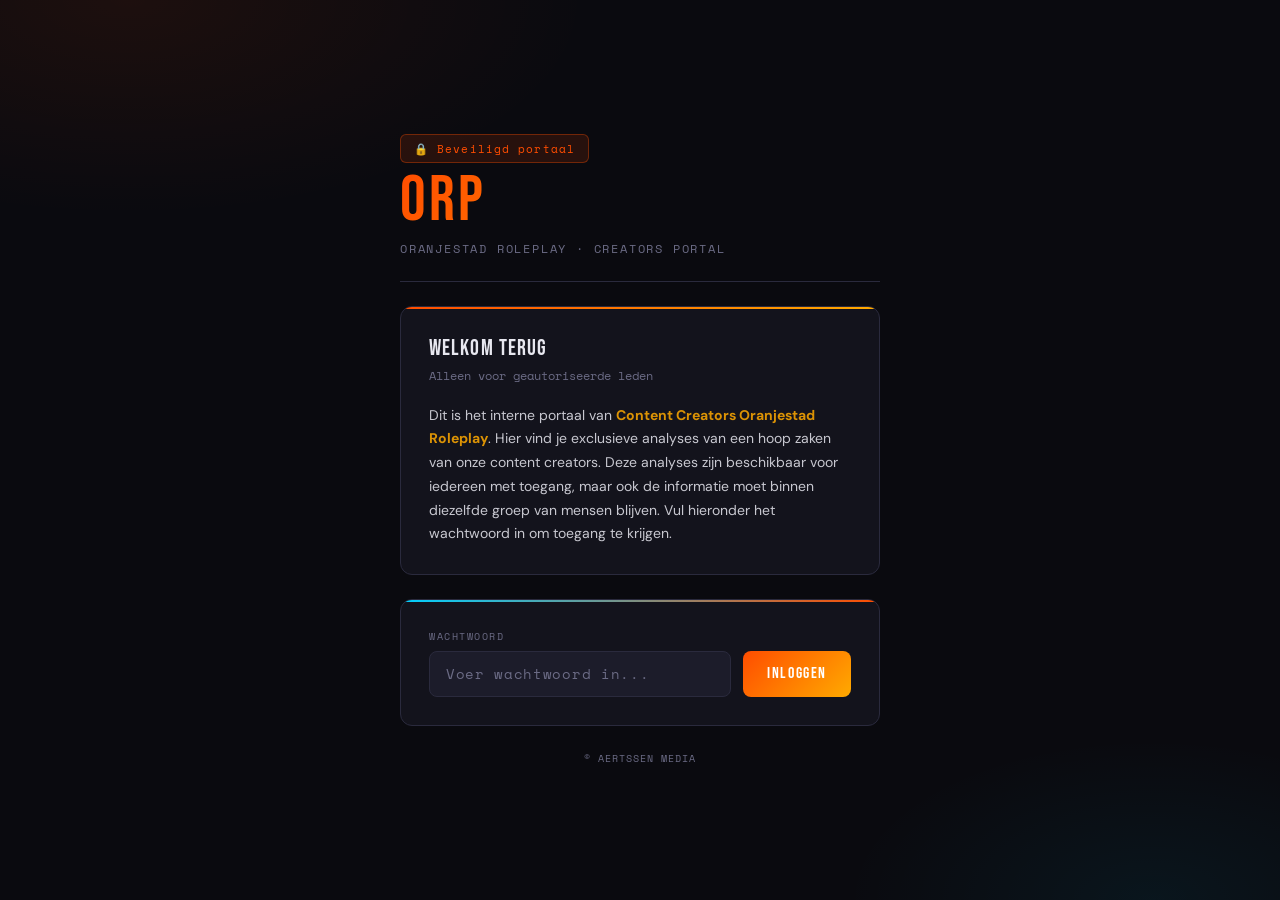
<file: index.html>
<!DOCTYPE html>
<html lang="nl">
<head>
  <meta charset="UTF-8">
  <meta name="viewport" content="width=device-width, initial-scale=1.0">
  <title>Welkom — ORP</title>
  <link href="https://fonts.googleapis.com/css2?family=Space+Mono:wght@400;700&family=Bebas+Neue&family=DM+Sans:wght@300;400;600&display=swap" rel="stylesheet">
  <link rel="stylesheet" href="css/landing.css">
</head>
<body>

<div class="container">

  <!-- Logo / Header -->
  <div class="logo-wrap">
    <div class="format-badge">🔒 Beveiligd portaal</div>
    <div class="logo-text">ORP</div>
    <div class="header-sub">Oranjestad Roleplay · Creators Portal</div>
  </div>

  <!-- Info blok -->
  <div class="card">
    <div class="card-title">Welkom terug</div>
    <div class="card-subtitle">Alleen voor geautoriseerde leden</div>
    <p>
      Dit is het interne portaal van <strong style="color: var(--accent2)">Content Creators Oranjestad Roleplay</strong>.
      Hier vind je exclusieve analyses van een hoop zaken van onze content creators. Deze analyses zijn beschikbaar voor iedereen met toegang, maar ook de informatie moet binnen diezelfde groep van mensen blijven.
      Vul hieronder het wachtwoord in om toegang te krijgen.
    </p>
  </div>

  <!-- Wachtwoord blok -->
  <div class="lock-card">
    <div>
      <div class="input-label">Wachtwoord</div>
      <div class="input-wrap">
        <input type="password" id="passwordInput" placeholder="Voer wachtwoord in..." />
        <button class="btn" onclick="checkPassword()">Inloggen</button>
      </div>
    </div>
    <div class="error-msg" id="errorMsg">⚠ Incorrect wachtwoord. Probeer opnieuw.</div>
  </div>

  <!-- <div class="footer">© ORP · Media Team</div> -->
   <div class="footer">© Aertssen Media</div>

</div>

<script src="js/login.js"></script>
</body>
</html>
</file>
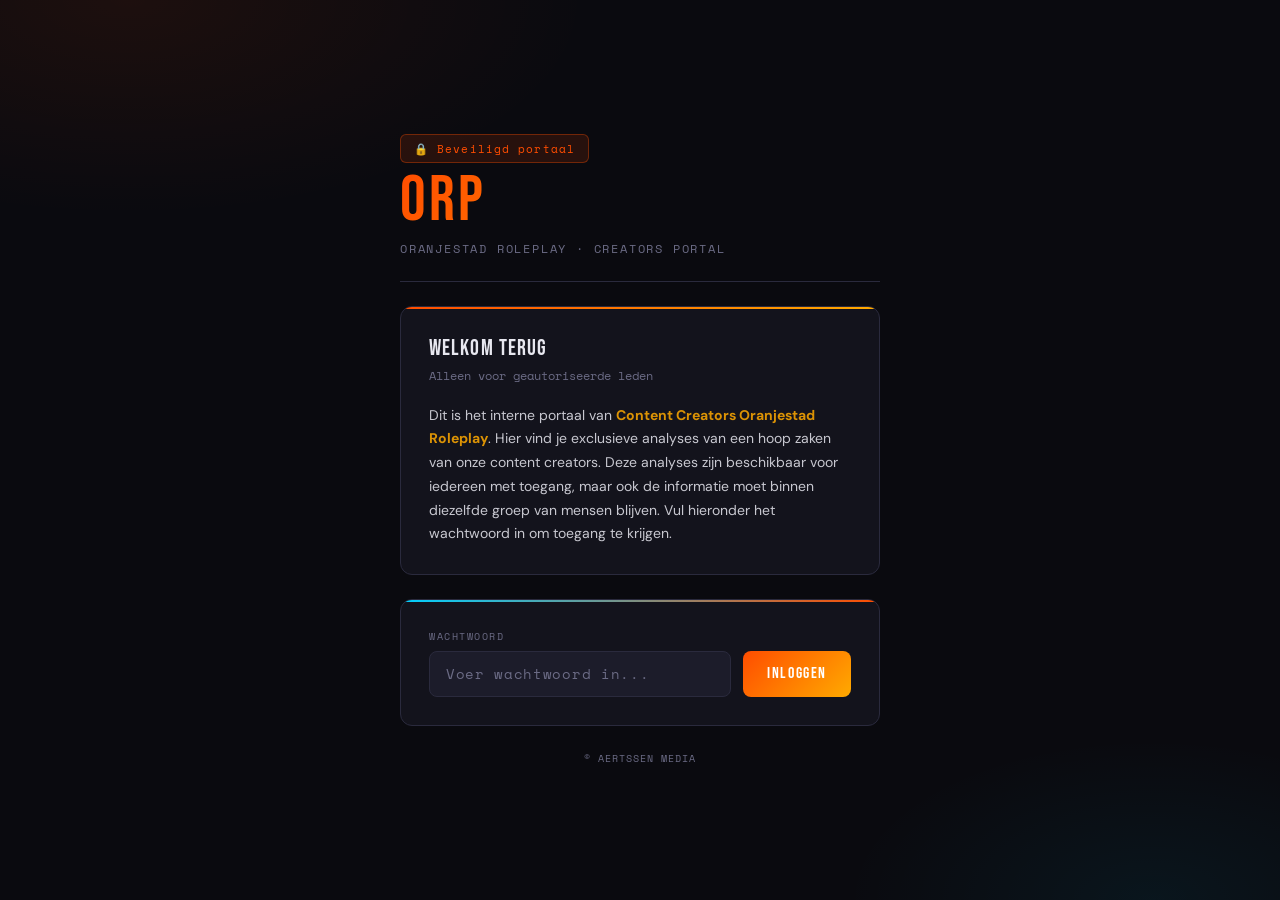
<file: dashboard.html>
<!DOCTYPE html>
<html lang="nl">
<head>
  <meta charset="UTF-8">
  <meta name="viewport" content="width=device-width, initial-scale=1.0">
  <title>Dashboard — ORP</title>
  <link href="https://fonts.googleapis.com/css2?family=Space+Mono:wght@400;700&family=Bebas+Neue&family=DM+Sans:wght@300;400;600&display=swap" rel="stylesheet">
  <link rel="stylesheet" href="css/dashboard.css">
</head>
<body>

  <header>
    <div>
      <div class="format-badge">▶ Content Creators</div>
      <div class="logo-text">ORP Dashboard</div>
    </div>
    <div class="header-sub">Oranjestad Roleplay · Selecteer een creator</div>
  </header>

  <div class="section-label">Kies een creator om de analytics te bekijken</div>

  <!-- Creator kaartjes worden hier ingeladen via dashboard.js -->
  <div class="creator-grid" id="creatorGrid"></div>

  <!--  <div class="footer">© ORP · Media Team</div> -->

  <div class="footer">© Aertssen Media</div>

  <script src="js/dashboard.js"></script>
</body>
</html>
</file>
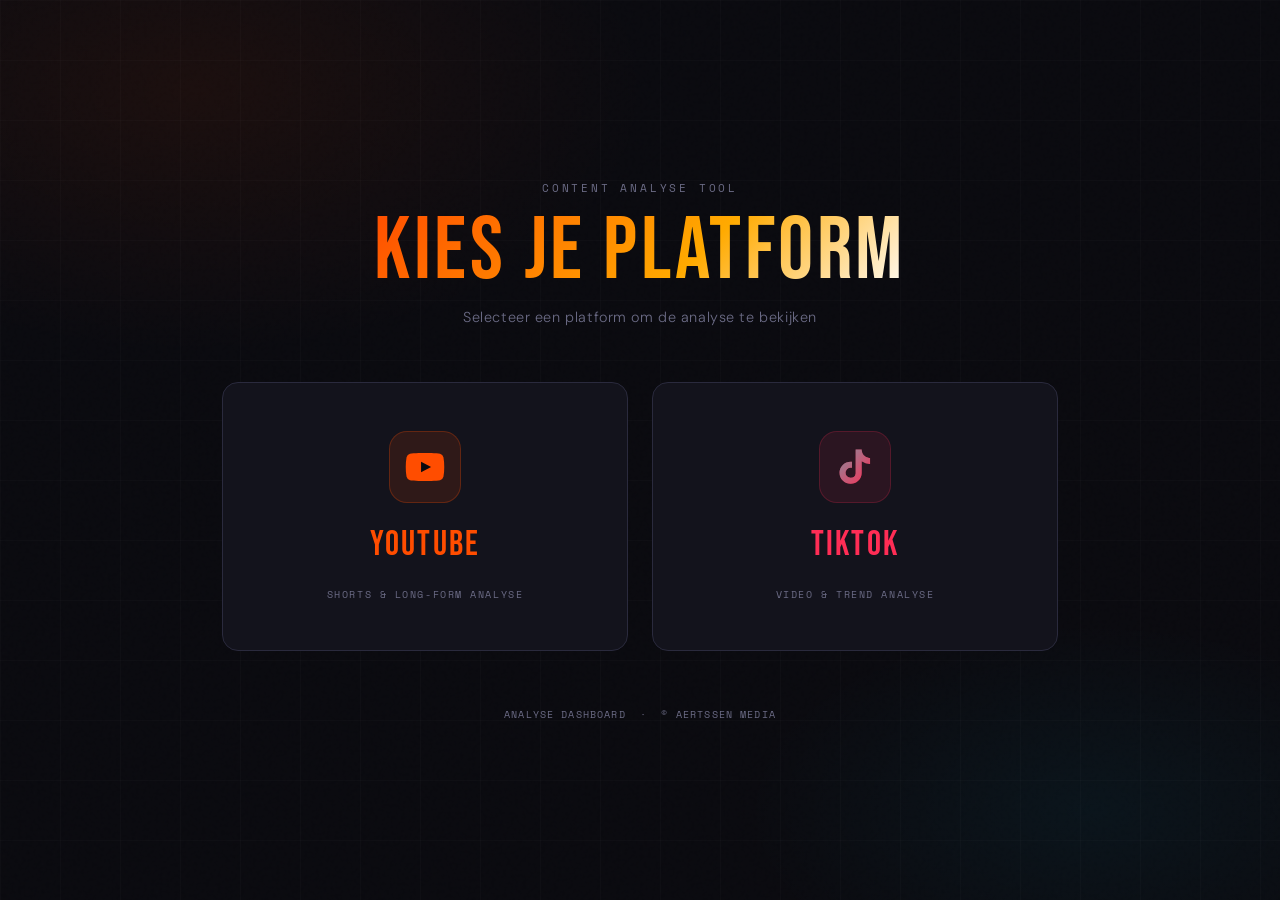
<file: platform.html>
<!DOCTYPE html>
<html lang="nl">
<head>
  <meta charset="UTF-8">
  <meta name="viewport" content="width=device-width, initial-scale=1.0">
  <title>Platform Kiezen — Analyse Dashboard</title>
  <link rel="stylesheet" href="css/platform.css">
</head>
<body>

  <div class="wrapper">

    <div class="header">
      <div class="header-label">Content Analyse Tool</div>
      <div class="header-title">Kies je platform</div>
      <div class="header-sub">Selecteer een platform om de analyse te bekijken</div>
    </div>

    <div class="platforms">

      <!-- YouTube -->
      <a class="platform-card youtube" href="dashboards/dashboard_tube.html">
        <div class="corner"></div>
        <div class="platform-icon">
          <svg viewBox="0 0 24 24" fill="none" xmlns="http://www.w3.org/2000/svg">
            <path d="M22.54 6.42a2.78 2.78 0 0 0-1.95-1.96C18.88 4 12 4 12 4s-6.88 0-8.59.46A2.78 2.78 0 0 0 1.46 6.42 29 29 0 0 0 1 12a29 29 0 0 0 .46 5.58 2.78 2.78 0 0 0 1.95 1.96C5.12 20 12 20 12 20s6.88 0 8.59-.46a2.78 2.78 0 0 0 1.95-1.96A29 29 0 0 0 23 12a29 29 0 0 0-.46-5.58z" fill="#ff4d00"/>
            <polygon points="9.75,15.02 15.5,12 9.75,8.98 9.75,15.02" fill="#0a0a0f"/>
          </svg>
        </div>
        <div class="platform-name">YouTube</div>
        <div class="platform-desc">Shorts &amp; Long-form analyse</div>
        <div class="platform-arrow">Open dashboard →</div>
      </a>

      <!-- TikTok -->
      <a class="platform-card tiktok" href="dashboards/dashboard_tik.html">
        <div class="corner"></div>
        <div class="platform-icon">
          <svg viewBox="0 0 24 24" fill="none" xmlns="http://www.w3.org/2000/svg">
            <path d="M19.59 6.69a4.83 4.83 0 0 1-3.77-4.25V2h-3.45v13.67a2.89 2.89 0 0 1-2.88 2.5 2.89 2.89 0 0 1-2.89-2.89 2.89 2.89 0 0 1 2.89-2.89c.28 0 .54.04.79.1V9.01a6.33 6.33 0 0 0-.79-.05 6.34 6.34 0 0 0-6.34 6.34 6.34 6.34 0 0 0 6.34 6.34 6.34 6.34 0 0 0 6.33-6.34V8.75a8.17 8.17 0 0 0 4.78 1.52V6.82a4.85 4.85 0 0 1-1.01-.13z" fill="#ff2d55"/>
            <path d="M19.59 6.69a4.83 4.83 0 0 1-3.77-4.25V2h-3.45v13.67a2.89 2.89 0 0 1-2.88 2.5 2.89 2.89 0 0 1-2.89-2.89 2.89 2.89 0 0 1 2.89-2.89c.28 0 .54.04.79.1V9.01a6.33 6.33 0 0 0-.79-.05 6.34 6.34 0 0 0-6.34 6.34 6.34 6.34 0 0 0 6.34 6.34 6.34 6.34 0 0 0 6.33-6.34V8.75a8.17 8.17 0 0 0 4.78 1.52V6.82a4.85 4.85 0 0 1-1.01-.13z" fill="url(#tt-grad)" opacity="0.5"/>
            <defs>
              <linearGradient id="tt-grad" x1="0" y1="0" x2="1" y2="1">
                <stop offset="0%" stop-color="#00f2ea"/>
                <stop offset="100%" stop-color="#ff2d55"/>
              </linearGradient>
            </defs>
          </svg>
        </div>
        <div class="platform-name">TikTok</div>
        <div class="platform-desc">Video &amp; trend analyse</div>
        <div class="platform-arrow">Open dashboard →</div>
      </a>

    </div>

    <div class="footer">Analyse Dashboard &nbsp;·&nbsp; © Aertssen Media</div>

  </div>

  <script src="js/platform.js"></script>
</body>
</html>
</file>
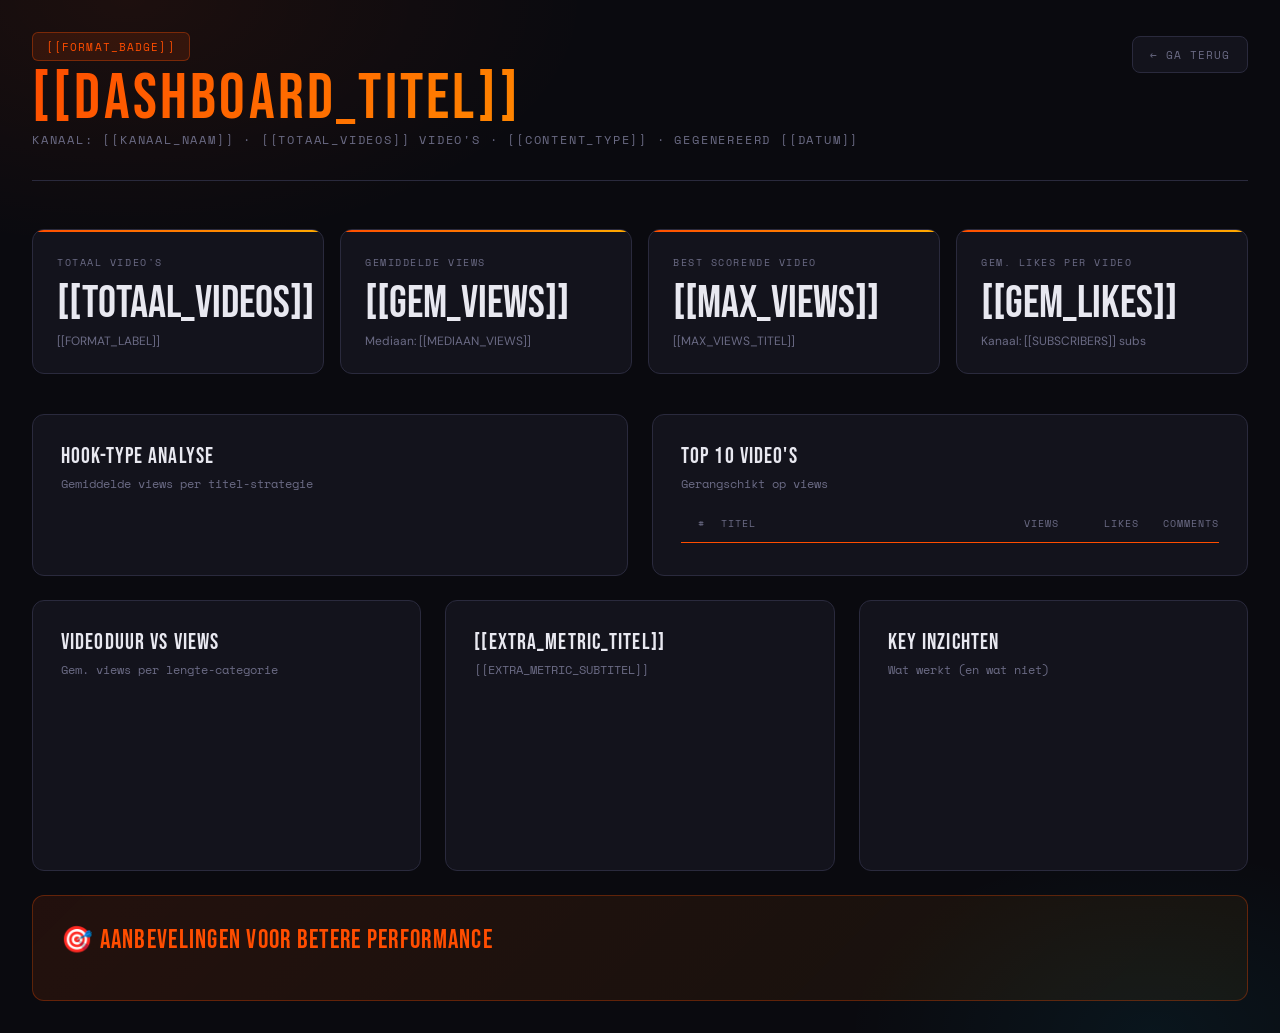
<file: ana/dialo_analytics.html>
<!DOCTYPE html>
<!--
=============================================================
  YOUTUBE ANALYSE TEMPLATE — Yassin
  
  HOE TE GEBRUIKEN:
  Stuur dit bestand + je nieuwe CSV/JSON naar Claude met de prompt:
  
  "Analyseer deze dataset en vul de template in met de juiste data."
  
  Claude vervangt alle [[PLACEHOLDERS]] met de echte cijfers
  en past de hooks, top 10 en grafieken automatisch aan.
=============================================================
-->
<html lang="nl">
<head>
<meta charset="UTF-8">
<meta name="viewport" content="width=device-width, initial-scale=1.0">
<title>YouTube Analyse — [[KANAAL_NAAM]]</title>
<link href="https://fonts.googleapis.com/css2?family=Space+Mono:wght@400;700&family=Bebas+Neue&family=DM+Sans:wght@300;400;600&display=swap" rel="stylesheet">
<style>
  :root {
    --bg: #0a0a0f;
    --surface: #13131c;
    --surface2: #1c1c2a;
    --accent: #ff4d00;
    --accent2: #ffaa00;
    --accent3: #00cfff;
    --text: #e8e8f0;
    --muted: #6b6b85;
    --border: #2a2a3d;
    --good: #00e5a0;
    --bad: #ff4d67;
  }

  * { margin: 0; padding: 0; box-sizing: border-box; }

  body {
    background: var(--bg);
    color: var(--text);
    font-family: 'DM Sans', sans-serif;
    min-height: 100vh;
    padding: 2rem;
    background-image:
      radial-gradient(ellipse 60% 40% at 10% 0%, rgba(255,77,0,0.08) 0%, transparent 60%),
      radial-gradient(ellipse 40% 30% at 90% 100%, rgba(0,207,255,0.06) 0%, transparent 60%);
  }

  header {
    display: flex;
    align-items: flex-end;
    gap: 2rem;
    margin-bottom: 3rem;
    padding-bottom: 1.5rem;
    border-bottom: 1px solid var(--border);
    justify-content: space-between;
  }

  .btn-back {
    display: inline-flex;
    align-items: center;
    gap: 0.5rem;
    background: var(--surface);
    border: 1px solid var(--border);
    border-radius: 8px;
    padding: 0.55rem 1.1rem;
    font-family: 'Space Mono', monospace;
    font-size: 0.7rem;
    color: var(--muted);
    letter-spacing: 0.08em;
    text-decoration: none;
    text-transform: uppercase;
    transition: border-color 0.2s, color 0.2s;
    align-self: flex-start;
    margin-top: 0.25rem;
  }

  .btn-back:hover {
    border-color: var(--accent);
    color: var(--accent);
  }

  .logo-text {
    font-family: 'Bebas Neue', sans-serif;
    font-size: 4rem;
    line-height: 1;
    letter-spacing: 0.05em;
    background: linear-gradient(135deg, #ff4d00, #ffaa00);
    -webkit-background-clip: text;
    -webkit-text-fill-color: transparent;
  }

  .format-badge {
    display: inline-flex;
    align-items: center;
    gap: 0.4rem;
    background: rgba(255,77,0,0.12);
    border: 1px solid rgba(255,77,0,0.35);
    border-radius: 6px;
    padding: 0.3rem 0.8rem;
    font-family: 'Space Mono', monospace;
    font-size: 0.7rem;
    color: var(--accent);
    letter-spacing: 0.1em;
    margin-bottom: 0.4rem;
  }

  .header-sub {
    font-family: 'Space Mono', monospace;
    font-size: 0.75rem;
    color: var(--muted);
    text-transform: uppercase;
    letter-spacing: 0.15em;
    padding-bottom: 0.5rem;
  }

  .stats-grid {
    display: grid;
    grid-template-columns: repeat(4, 1fr);
    gap: 1rem;
    margin-bottom: 2.5rem;
  }

  .stat-card {
    background: var(--surface);
    border: 1px solid var(--border);
    border-radius: 12px;
    padding: 1.5rem;
    position: relative;
    overflow: hidden;
  }

  .stat-card::before {
    content: '';
    position: absolute;
    top: 0; left: 0; right: 0;
    height: 2px;
    background: linear-gradient(90deg, var(--accent), var(--accent2));
  }

  .stat-label {
    font-family: 'Space Mono', monospace;
    font-size: 0.65rem;
    text-transform: uppercase;
    letter-spacing: 0.15em;
    color: var(--muted);
    margin-bottom: 0.75rem;
  }

  .stat-value {
    font-family: 'Bebas Neue', sans-serif;
    font-size: 2.8rem;
    line-height: 1;
    color: var(--text);
  }

  .stat-sub { font-size: 0.75rem; color: var(--muted); margin-top: 0.4rem; }
  .stat-delta { font-size: 0.75rem; color: var(--good); margin-top: 0.4rem; font-weight: 600; }

  .grid-2 { display: grid; grid-template-columns: 1fr 1fr; gap: 1.5rem; margin-bottom: 1.5rem; }
  .grid-3 { display: grid; grid-template-columns: 1fr 1fr 1fr; gap: 1.5rem; margin-bottom: 1.5rem; }

  .card {
    background: var(--surface);
    border: 1px solid var(--border);
    border-radius: 12px;
    padding: 1.75rem;
  }

  .card-title {
    font-family: 'Bebas Neue', sans-serif;
    font-size: 1.4rem;
    letter-spacing: 0.05em;
    color: var(--text);
    margin-bottom: 0.3rem;
  }

  .card-subtitle { font-size: 0.75rem; color: var(--muted); margin-bottom: 1.5rem; font-family: 'Space Mono', monospace; }

  .hook-list { display: flex; flex-direction: column; gap: 0.9rem; }
  .hook-row { display: flex; flex-direction: column; gap: 0.35rem; }
  .hook-meta { display: flex; justify-content: space-between; align-items: baseline; }
  .hook-name { font-size: 0.85rem; font-weight: 600; }
  .hook-views { font-family: 'Space Mono', monospace; font-size: 0.75rem; color: var(--accent2); }
  .bar-track { height: 8px; background: var(--surface2); border-radius: 4px; overflow: hidden; }
  .bar-fill { height: 100%; border-radius: 4px; }
  .hook-count { font-size: 0.65rem; color: var(--muted); font-family: 'Space Mono', monospace; }

  .video-list { display: flex; flex-direction: column; gap: 0; }
  .video-row {
    display: grid;
    grid-template-columns: 1.5rem 1fr 5rem 4rem 4rem;
    gap: 1rem;
    align-items: center;
    padding: 0.75rem 0;
    border-bottom: 1px solid var(--border);
  }
  .video-row:hover { background: rgba(255,255,255,0.02); border-radius: 6px; }
  .video-rank { font-family: 'Bebas Neue', sans-serif; font-size: 1.1rem; color: var(--muted); }
  .video-rank.top3 { color: var(--accent2); }
  .video-title { font-size: 0.8rem; line-height: 1.4; color: var(--text); }
  .video-views { font-family: 'Space Mono', monospace; font-size: 0.78rem; color: var(--accent); text-align: right; }
  .video-likes { font-family: 'Space Mono', monospace; font-size: 0.75rem; color: var(--good); text-align: right; }
  .video-comments { font-family: 'Space Mono', monospace; font-size: 0.75rem; color: var(--accent3); text-align: right; }
  .table-header {
    display: grid;
    grid-template-columns: 1.5rem 1fr 5rem 4rem 4rem;
    gap: 1rem;
    padding-bottom: 0.75rem;
    border-bottom: 1px solid var(--accent);
    margin-bottom: 0.25rem;
  }
  .th { font-family: 'Space Mono', monospace; font-size: 0.6rem; text-transform: uppercase; letter-spacing: 0.1em; color: var(--muted); text-align: right; }
  .th:nth-child(2) { text-align: left; }

  .dur-chart { display: flex; align-items: flex-end; gap: 0.75rem; height: 140px; padding-top: 1rem; }
  .dur-bar-wrap { flex: 1; display: flex; flex-direction: column; align-items: center; gap: 0.5rem; height: 100%; justify-content: flex-end; }
  .dur-bar { width: 100%; border-radius: 6px 6px 0 0; display: flex; align-items: flex-start; justify-content: center; }
  .dur-label { font-family: 'Space Mono', monospace; font-size: 0.65rem; color: var(--muted); text-align: center; }
  .dur-val { font-family: 'Space Mono', monospace; font-size: 0.65rem; color: var(--text); padding-top: 0.3rem; }

  .hbar-list { display: flex; flex-direction: column; gap: 1rem; }
  .hbar-row { display: flex; align-items: center; gap: 1rem; }
  .hbar-label { font-size: 0.8rem; width: 90px; flex-shrink: 0; color: var(--text); }
  .hbar-wrap { flex: 1; }
  .hbar-val { font-family: 'Space Mono', monospace; font-size: 0.72rem; color: var(--accent2); width: 55px; text-align: right; flex-shrink: 0; }

  .insights { display: flex; flex-direction: column; gap: 1rem; }
  .insight { background: var(--surface2); border-radius: 8px; padding: 1rem 1.25rem; border-left: 3px solid var(--accent); font-size: 0.83rem; line-height: 1.6; }
  .insight.green { border-left-color: var(--good); }
  .insight.blue { border-left-color: var(--accent3); }
  .insight.yellow { border-left-color: var(--accent2); }
  .insight.red { border-left-color: var(--bad); }
  .insight strong { color: var(--accent2); }
  .insight.green strong { color: var(--good); }
  .insight.blue strong { color: var(--accent3); }
  .insight.red strong { color: var(--bad); }

  .verdict-box {
    background: linear-gradient(135deg, rgba(255,77,0,0.1), rgba(255,170,0,0.05));
    border: 1px solid rgba(255,77,0,0.3);
    border-radius: 12px;
    padding: 1.75rem;
    margin-top: 1.5rem;
  }
  .verdict-title { font-family: 'Bebas Neue', sans-serif; font-size: 1.6rem; color: var(--accent); margin-bottom: 1rem; letter-spacing: 0.05em; }
  .verdict-grid { display: grid; grid-template-columns: 1fr 1fr; gap: 1rem; }
  .verdict-item { display: flex; gap: 0.75rem; align-items: flex-start; font-size: 0.82rem; line-height: 1.5; }
  .verdict-icon { font-size: 1.1rem; flex-shrink: 0; margin-top: 0.1rem; }
</style>
</head>
<body>

<header>
  <div>
    <div class="format-badge">[[FORMAT_BADGE]]</div><!-- bijv. "▶ YouTube Shorts" of "▶ Long-form video's" -->
    <div class="logo-text">[[DASHBOARD_TITEL]]</div><!-- bijv. "Shorts Analyse" of "Video Analyse" -->
    <div class="header-sub">Kanaal: [[KANAAL_NAAM]] · [[TOTAAL_VIDEOS]] video's · [[CONTENT_TYPE]] · Gegenereerd [[DATUM]]</div>
  </div>
  <a class="btn-back" href="../dashboard.html">← Ga terug</a>
</header>

<!-- KPI CARDS -->
<div class="stats-grid">
  <div class="stat-card">
    <div class="stat-label">Totaal video's</div>
    <div class="stat-value">[[TOTAAL_VIDEOS]]</div>
    <div class="stat-sub">[[FORMAT_LABEL]]</div>
  </div>
  <div class="stat-card">
    <div class="stat-label">Gemiddelde views</div>
    <div class="stat-value">[[GEM_VIEWS]]</div>
    <div class="stat-sub">Mediaan: [[MEDIAAN_VIEWS]]</div>
  </div>
  <div class="stat-card">
    <div class="stat-label">Best scorende video</div>
    <div class="stat-value">[[MAX_VIEWS]]</div>
    <div class="stat-sub">[[MAX_VIEWS_TITEL]]</div>
  </div>
  <div class="stat-card">
    <div class="stat-label">Gem. likes per video</div>
    <div class="stat-value">[[GEM_LIKES]]</div>
    <div class="stat-sub">Kanaal: [[SUBSCRIBERS]] subs</div>
  </div>
</div>

<div class="grid-2">
  <!-- HOOK ANALYSE — Claude vult hookData[] in met echte cijfers -->
  <div class="card">
    <div class="card-title">Hook-type analyse</div>
    <div class="card-subtitle">Gemiddelde views per titel-strategie</div>
    <div class="hook-list" id="hookList"></div>
  </div>

  <!-- TOP 10 — Claude vult top10[] in met echte titels en cijfers -->
  <div class="card">
    <div class="card-title">Top 10 video's</div>
    <div class="card-subtitle">Gerangschikt op views</div>
    <div class="table-header">
      <div class="th">#</div>
      <div class="th">Titel</div>
      <div class="th">Views</div>
      <div class="th">Likes</div>
      <div class="th">Comments</div>
    </div>
    <div class="video-list" id="videoList"></div>
  </div>
</div>

<div class="grid-3">
  <!-- DUUR GRAFIEK — Claude vult durationData[] in -->
  <div class="card">
    <div class="card-title">Videoduur vs Views</div>
    <div class="card-subtitle">Gem. views per lengte-categorie</div>
    <div class="dur-chart" id="durChart"></div>
  </div>

  <!-- EXTRA METRIC — Claude kiest relevante metric (bijv. emoji's, hashtags, etc.) -->
  <div class="card">
    <div class="card-title">[[EXTRA_METRIC_TITEL]]</div><!-- bijv. "Emoji's in titel" of "Hashtags in titel" -->
    <div class="card-subtitle">[[EXTRA_METRIC_SUBTITEL]]</div>
    <div class="hbar-list" id="extraChart"></div>
  </div>

  <!-- INZICHTEN — Claude schrijft 4 relevante inzichten -->
  <div class="card">
    <div class="card-title">Key Inzichten</div>
    <div class="card-subtitle">Wat werkt (en wat niet)</div>
    <div class="insights" id="insightsList">
      <!-- Claude vult in, gebruik klassen: green / blue / yellow / red -->
      <!-- Voorbeeld:
      <div class="insight green">
        <strong>✅ Titel van inzicht.</strong> Uitleg met <strong>getal views</strong> erin.
      </div>
      -->
    </div>
  </div>
</div>

<!-- AANBEVELINGEN — Claude schrijft 6 concrete aanbevelingen -->
<div class="verdict-box">
  <div class="verdict-title">🎯 Aanbevelingen voor betere performance</div>
  <div class="verdict-grid" id="verdictGrid">
    <!-- Claude vult in. Voorbeeld:
    <div class="verdict-item">
      <div class="verdict-icon">⚔️</div>
      <div>Gebruik <strong>conflict-framing</strong>: "tegen", "vs", "fight" trekt meer klikken.</div>
    </div>
    -->
  </div>
</div>

<script>
// ============================================================
//  CLAUDE VERVANGT DEZE ARRAYS MET ECHTE DATA UIT DE DATASET
// ============================================================

const hookData = [
  // { hook: 'Naam van hook', count: X, avg_views: XXXX, color: '#hexkleur' },
  // Sorteer van hoog naar laag op avg_views
  // Gebruik onderscheidende kleuren per hook
  // [[CLAUDE_VULT_HOOKS_IN]]
];

const top10 = [
  // { title: 'Videotitel (max 52 tekens)', views: XXXX, likes: XX, comments: XX },
  // [[CLAUDE_VULT_TOP10_IN]]
];

const durationData = [
  // { bucket: 'label', count: X, avg_views: XXXX },
  // Kies buckets passend bij het format (Shorts: seconden, Long-form: minuten)
  // [[CLAUDE_VULT_DUUR_IN]]
];

const extraData = [
  // { label: 'label', avg_views: XXXX, count: X },
  // [[CLAUDE_VULT_EXTRA_METRIC_IN]]
];

// ============================================================
//  RENDERING — NIET AANPASSEN
// ============================================================

const durColors = ['#FF6B35', '#ffaa00', '#00e5a0', '#00cfff', '#a78bfa'];
const extraColors = ['#f87171', '#60a5fa', '#ffaa00', '#00e5a0'];

// Hooks
const maxViews = Math.max(...hookData.map(h => h.avg_views));
const hookList = document.getElementById('hookList');
hookData.forEach(h => {
  const pct = (h.avg_views / maxViews * 100).toFixed(1);
  hookList.innerHTML += `
    <div class="hook-row">
      <div class="hook-meta">
        <span class="hook-name">${h.hook}</span>
        <span class="hook-views">${h.avg_views.toLocaleString('nl-NL')} views</span>
      </div>
      <div class="bar-track">
        <div class="bar-fill" style="width:${pct}%; background: linear-gradient(90deg, ${h.color}88, ${h.color});"></div>
      </div>
      <div class="hook-count">${h.count} video's</div>
    </div>`;
});

// Top 10
const videoList = document.getElementById('videoList');
top10.forEach((v, i) => {
  const title = v.title.length > 52 ? v.title.slice(0,52)+'…' : v.title;
  videoList.innerHTML += `
    <div class="video-row">
      <div class="video-rank ${i < 3 ? 'top3' : ''}">${i+1}</div>
      <div class="video-title">${title}</div>
      <div class="video-views">${v.views.toLocaleString('nl-NL')}</div>
      <div class="video-likes">${v.likes}</div>
      <div class="video-comments">${v.comments}</div>
    </div>`;
});

// Duration
const maxDur = Math.max(...durationData.map(d => d.avg_views));
const durChart = document.getElementById('durChart');
durationData.forEach((d, i) => {
  const h = Math.round((d.avg_views / maxDur) * 110);
  durChart.innerHTML += `
    <div class="dur-bar-wrap">
      <div class="dur-val">${(d.avg_views/1000).toFixed(1)}k</div>
      <div class="dur-bar" style="height:${h}px; background: linear-gradient(180deg, ${durColors[i]}cc, ${durColors[i]}33);"></div>
      <div class="dur-label">${d.bucket}<br><span style="opacity:0.6">${d.count}×</span></div>
    </div>`;
});

// Extra metric
const maxExtra = Math.max(...extraData.map(e => e.avg_views));
const extraChart = document.getElementById('extraChart');
extraData.forEach((e, i) => {
  const pct = (e.avg_views / maxExtra * 100).toFixed(1);
  extraChart.innerHTML += `
    <div class="hbar-row">
      <div class="hbar-label">${e.label}</div>
      <div class="hbar-wrap">
        <div class="bar-track">
          <div class="bar-fill" style="width:${pct}%; background: ${extraColors[i] || '#ffaa00'};"></div>
        </div>
      </div>
      <div class="hbar-val">${e.avg_views.toLocaleString('nl-NL')}</div>
    </div>`;
});
</script>
</body>
</html>
</file>
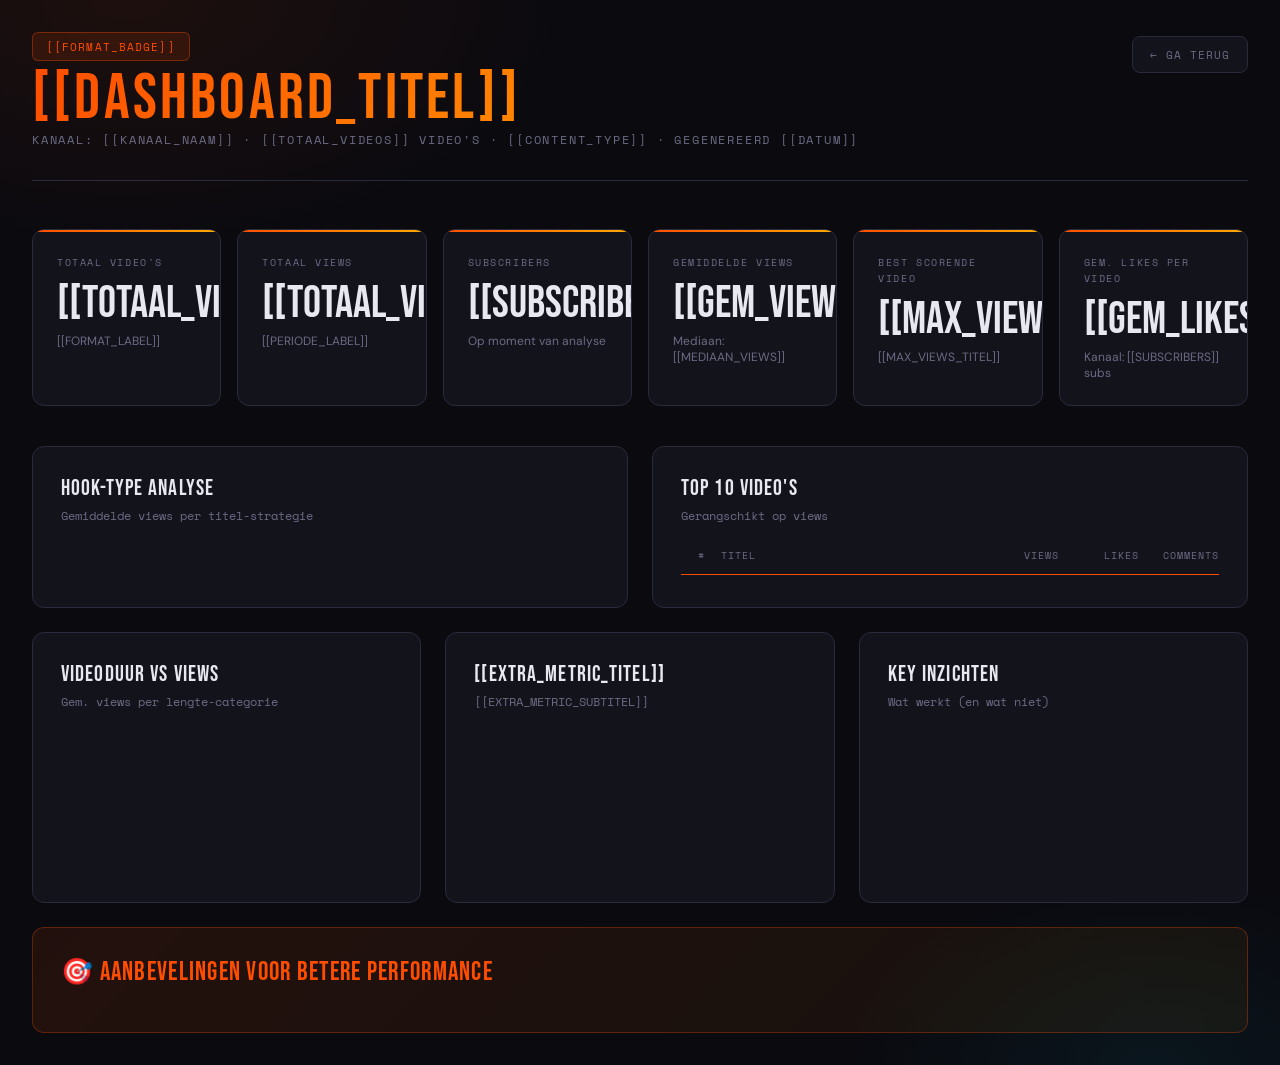
<file: ana/TEMPLATE_youtube_analyse_UPDATED.html>
<!DOCTYPE html>
<!--
=============================================================
  YOUTUBE ANALYSE TEMPLATE — Yassin
  
  HOE TE GEBRUIKEN:
  Stuur dit bestand + je nieuwe CSV/JSON naar Claude met de prompt:
  
  "Analyseer deze dataset en vul de template in met de juiste data."
  
  Claude vervangt alle [[PLACEHOLDERS]] met de echte cijfers
  en past de hooks, top 10 en grafieken automatisch aan.
=============================================================
-->
<html lang="nl">
<head>
<meta charset="UTF-8">
<meta name="viewport" content="width=device-width, initial-scale=1.0">
<title>YouTube Analyse — [[KANAAL_NAAM]]</title>
<link href="https://fonts.googleapis.com/css2?family=Space+Mono:wght@400;700&family=Bebas+Neue&family=DM+Sans:wght@300;400;600&display=swap" rel="stylesheet">
<style>
  :root {
    --bg: #0a0a0f;
    --surface: #13131c;
    --surface2: #1c1c2a;
    --accent: #ff4d00;
    --accent2: #ffaa00;
    --accent3: #00cfff;
    --text: #e8e8f0;
    --muted: #6b6b85;
    --border: #2a2a3d;
    --good: #00e5a0;
    --bad: #ff4d67;
  }

  * { margin: 0; padding: 0; box-sizing: border-box; }

  body {
    background: var(--bg);
    color: var(--text);
    font-family: 'DM Sans', sans-serif;
    min-height: 100vh;
    padding: 2rem;
    background-image:
      radial-gradient(ellipse 60% 40% at 10% 0%, rgba(255,77,0,0.08) 0%, transparent 60%),
      radial-gradient(ellipse 40% 30% at 90% 100%, rgba(0,207,255,0.06) 0%, transparent 60%);
  }

  header {
    display: flex;
    align-items: flex-end;
    gap: 2rem;
    margin-bottom: 3rem;
    padding-bottom: 1.5rem;
    border-bottom: 1px solid var(--border);
    justify-content: space-between;
  }

  .btn-back {
    display: inline-flex;
    align-items: center;
    gap: 0.5rem;
    background: var(--surface);
    border: 1px solid var(--border);
    border-radius: 8px;
    padding: 0.55rem 1.1rem;
    font-family: 'Space Mono', monospace;
    font-size: 0.7rem;
    color: var(--muted);
    letter-spacing: 0.08em;
    text-decoration: none;
    text-transform: uppercase;
    transition: border-color 0.2s, color 0.2s;
    align-self: flex-start;
    margin-top: 0.25rem;
  }

  .btn-back:hover {
    border-color: var(--accent);
    color: var(--accent);
  }

  .logo-text {
    font-family: 'Bebas Neue', sans-serif;
    font-size: 4rem;
    line-height: 1;
    letter-spacing: 0.05em;
    background: linear-gradient(135deg, #ff4d00, #ffaa00);
    -webkit-background-clip: text;
    -webkit-text-fill-color: transparent;
  }

  .format-badge {
    display: inline-flex;
    align-items: center;
    gap: 0.4rem;
    background: rgba(255,77,0,0.12);
    border: 1px solid rgba(255,77,0,0.35);
    border-radius: 6px;
    padding: 0.3rem 0.8rem;
    font-family: 'Space Mono', monospace;
    font-size: 0.7rem;
    color: var(--accent);
    letter-spacing: 0.1em;
    margin-bottom: 0.4rem;
  }

  .header-sub {
    font-family: 'Space Mono', monospace;
    font-size: 0.75rem;
    color: var(--muted);
    text-transform: uppercase;
    letter-spacing: 0.15em;
    padding-bottom: 0.5rem;
  }

  .stats-grid {
    display: grid;
    grid-template-columns: repeat(4, 1fr);
    gap: 1rem;
    margin-bottom: 2.5rem;
  }

  .stat-card {
    background: var(--surface);
    border: 1px solid var(--border);
    border-radius: 12px;
    padding: 1.5rem;
    position: relative;
    overflow: hidden;
  }

  .stat-card::before {
    content: '';
    position: absolute;
    top: 0; left: 0; right: 0;
    height: 2px;
    background: linear-gradient(90deg, var(--accent), var(--accent2));
  }

  .stat-label {
    font-family: 'Space Mono', monospace;
    font-size: 0.65rem;
    text-transform: uppercase;
    letter-spacing: 0.15em;
    color: var(--muted);
    margin-bottom: 0.75rem;
  }

  .stat-value {
    font-family: 'Bebas Neue', sans-serif;
    font-size: 2.8rem;
    line-height: 1;
    color: var(--text);
  }

  .stat-sub { font-size: 0.75rem; color: var(--muted); margin-top: 0.4rem; }
  .stat-delta { font-size: 0.75rem; color: var(--good); margin-top: 0.4rem; font-weight: 600; }

  .grid-2 { display: grid; grid-template-columns: 1fr 1fr; gap: 1.5rem; margin-bottom: 1.5rem; }
  .grid-3 { display: grid; grid-template-columns: 1fr 1fr 1fr; gap: 1.5rem; margin-bottom: 1.5rem; }

  .card {
    background: var(--surface);
    border: 1px solid var(--border);
    border-radius: 12px;
    padding: 1.75rem;
  }

  .card-title {
    font-family: 'Bebas Neue', sans-serif;
    font-size: 1.4rem;
    letter-spacing: 0.05em;
    color: var(--text);
    margin-bottom: 0.3rem;
  }

  .card-subtitle { font-size: 0.75rem; color: var(--muted); margin-bottom: 1.5rem; font-family: 'Space Mono', monospace; }

  .hook-list { display: flex; flex-direction: column; gap: 0.9rem; }
  .hook-row { display: flex; flex-direction: column; gap: 0.35rem; }
  .hook-meta { display: flex; justify-content: space-between; align-items: baseline; }
  .hook-name { font-size: 0.85rem; font-weight: 600; }
  .hook-views { font-family: 'Space Mono', monospace; font-size: 0.75rem; color: var(--accent2); }
  .bar-track { height: 8px; background: var(--surface2); border-radius: 4px; overflow: hidden; }
  .bar-fill { height: 100%; border-radius: 4px; }
  .hook-count { font-size: 0.65rem; color: var(--muted); font-family: 'Space Mono', monospace; }

  .video-list { display: flex; flex-direction: column; gap: 0; }
  .video-row {
    display: grid;
    grid-template-columns: 1.5rem 1fr 5rem 4rem 4rem;
    gap: 1rem;
    align-items: center;
    padding: 0.75rem 0;
    border-bottom: 1px solid var(--border);
  }
  .video-row:hover { background: rgba(255,255,255,0.02); border-radius: 6px; }
  .video-rank { font-family: 'Bebas Neue', sans-serif; font-size: 1.1rem; color: var(--muted); }
  .video-rank.top3 { color: var(--accent2); }
  .video-title { font-size: 0.8rem; line-height: 1.4; color: var(--text); }
  .video-views { font-family: 'Space Mono', monospace; font-size: 0.78rem; color: var(--accent); text-align: right; }
  .video-likes { font-family: 'Space Mono', monospace; font-size: 0.75rem; color: var(--good); text-align: right; }
  .video-comments { font-family: 'Space Mono', monospace; font-size: 0.75rem; color: var(--accent3); text-align: right; }
  .table-header {
    display: grid;
    grid-template-columns: 1.5rem 1fr 5rem 4rem 4rem;
    gap: 1rem;
    padding-bottom: 0.75rem;
    border-bottom: 1px solid var(--accent);
    margin-bottom: 0.25rem;
  }
  .th { font-family: 'Space Mono', monospace; font-size: 0.6rem; text-transform: uppercase; letter-spacing: 0.1em; color: var(--muted); text-align: right; }
  .th:nth-child(2) { text-align: left; }

  .dur-chart { display: flex; align-items: flex-end; gap: 0.75rem; height: 140px; padding-top: 1rem; }
  .dur-bar-wrap { flex: 1; display: flex; flex-direction: column; align-items: center; gap: 0.5rem; height: 100%; justify-content: flex-end; }
  .dur-bar { width: 100%; border-radius: 6px 6px 0 0; display: flex; align-items: flex-start; justify-content: center; }
  .dur-label { font-family: 'Space Mono', monospace; font-size: 0.65rem; color: var(--muted); text-align: center; }
  .dur-val { font-family: 'Space Mono', monospace; font-size: 0.65rem; color: var(--text); padding-top: 0.3rem; }

  .hbar-list { display: flex; flex-direction: column; gap: 1rem; }
  .hbar-row { display: flex; align-items: center; gap: 1rem; }
  .hbar-label { font-size: 0.8rem; width: 90px; flex-shrink: 0; color: var(--text); }
  .hbar-wrap { flex: 1; }
  .hbar-val { font-family: 'Space Mono', monospace; font-size: 0.72rem; color: var(--accent2); width: 55px; text-align: right; flex-shrink: 0; }

  .insights { display: flex; flex-direction: column; gap: 1rem; }
  .insight { background: var(--surface2); border-radius: 8px; padding: 1rem 1.25rem; border-left: 3px solid var(--accent); font-size: 0.83rem; line-height: 1.6; }
  .insight.green { border-left-color: var(--good); }
  .insight.blue { border-left-color: var(--accent3); }
  .insight.yellow { border-left-color: var(--accent2); }
  .insight.red { border-left-color: var(--bad); }
  .insight strong { color: var(--accent2); }
  .insight.green strong { color: var(--good); }
  .insight.blue strong { color: var(--accent3); }
  .insight.red strong { color: var(--bad); }

  .verdict-box {
    background: linear-gradient(135deg, rgba(255,77,0,0.1), rgba(255,170,0,0.05));
    border: 1px solid rgba(255,77,0,0.3);
    border-radius: 12px;
    padding: 1.75rem;
    margin-top: 1.5rem;
  }
  .verdict-title { font-family: 'Bebas Neue', sans-serif; font-size: 1.6rem; color: var(--accent); margin-bottom: 1rem; letter-spacing: 0.05em; }
  .verdict-grid { display: grid; grid-template-columns: 1fr 1fr; gap: 1rem; }
  .verdict-item { display: flex; gap: 0.75rem; align-items: flex-start; font-size: 0.82rem; line-height: 1.5; }
  .verdict-icon { font-size: 1.1rem; flex-shrink: 0; margin-top: 0.1rem; }
</style>
</head>
<body>

<header>
  <div>
    <div class="format-badge">[[FORMAT_BADGE]]</div><!-- bijv. "▶ YouTube Shorts" of "▶ Long-form video's" -->
    <div class="logo-text">[[DASHBOARD_TITEL]]</div><!-- bijv. "Shorts Analyse" of "Video Analyse" -->
    <div class="header-sub">Kanaal: [[KANAAL_NAAM]] · [[TOTAAL_VIDEOS]] video's · [[CONTENT_TYPE]] · Gegenereerd [[DATUM]]</div>
  </div>
  <a class="btn-back" href="../dashboard.html">← Ga terug</a>
</header>

<!-- KPI CARDS -->
<div class="stats-grid" style="grid-template-columns: repeat(6, 1fr);">
  <div class="stat-card">
    <div class="stat-label">Totaal video's</div>
    <div class="stat-value">[[TOTAAL_VIDEOS]]</div>
    <div class="stat-sub">[[FORMAT_LABEL]]</div>
  </div>
  <div class="stat-card">
    <div class="stat-label">Totaal views</div>
    <div class="stat-value">[[TOTAAL_VIEWS]]</div><!-- bijv. "161.6K" of "2.3M" -->
    <div class="stat-sub">[[PERIODE_LABEL]]</div><!-- bijv. "23 feb – 8 mrt 2026" -->
  </div>
  <div class="stat-card">
    <div class="stat-label">Subscribers</div>
    <div class="stat-value">[[SUBSCRIBERS]]</div><!-- bijv. "184K" -->
    <div class="stat-sub">Op moment van analyse</div>
  </div>
  <div class="stat-card">
    <div class="stat-label">Gemiddelde views</div>
    <div class="stat-value">[[GEM_VIEWS]]</div>
    <div class="stat-sub">Mediaan: [[MEDIAAN_VIEWS]]</div>
  </div>
  <div class="stat-card">
    <div class="stat-label">Best scorende video</div>
    <div class="stat-value">[[MAX_VIEWS]]</div>
    <div class="stat-sub">[[MAX_VIEWS_TITEL]]</div>
  </div>
  <div class="stat-card">
    <div class="stat-label">Gem. likes per video</div>
    <div class="stat-value">[[GEM_LIKES]]</div>
    <div class="stat-sub">Kanaal: [[SUBSCRIBERS]] subs</div>
  </div>
</div>

<div class="grid-2">
  <!-- HOOK ANALYSE — Claude vult hookData[] in met echte cijfers -->
  <div class="card">
    <div class="card-title">Hook-type analyse</div>
    <div class="card-subtitle">Gemiddelde views per titel-strategie</div>
    <div class="hook-list" id="hookList"></div>
  </div>

  <!-- TOP 10 — Claude vult top10[] in met echte titels en cijfers -->
  <div class="card">
    <div class="card-title">Top 10 video's</div>
    <div class="card-subtitle">Gerangschikt op views</div>
    <div class="table-header">
      <div class="th">#</div>
      <div class="th">Titel</div>
      <div class="th">Views</div>
      <div class="th">Likes</div>
      <div class="th">Comments</div>
    </div>
    <div class="video-list" id="videoList"></div>
  </div>
</div>

<div class="grid-3">
  <!-- DUUR GRAFIEK — Claude vult durationData[] in -->
  <div class="card">
    <div class="card-title">Videoduur vs Views</div>
    <div class="card-subtitle">Gem. views per lengte-categorie</div>
    <div class="dur-chart" id="durChart"></div>
  </div>

  <!-- EXTRA METRIC — Claude kiest relevante metric (bijv. emoji's, hashtags, etc.) -->
  <div class="card">
    <div class="card-title">[[EXTRA_METRIC_TITEL]]</div><!-- bijv. "Emoji's in titel" of "Hashtags in titel" -->
    <div class="card-subtitle">[[EXTRA_METRIC_SUBTITEL]]</div>
    <div class="hbar-list" id="extraChart"></div>
  </div>

  <!-- INZICHTEN — Claude schrijft 4 relevante inzichten -->
  <div class="card">
    <div class="card-title">Key Inzichten</div>
    <div class="card-subtitle">Wat werkt (en wat niet)</div>
    <div class="insights" id="insightsList">
      <!-- Claude vult in, gebruik klassen: green / blue / yellow / red -->
      <!-- Voorbeeld:
      <div class="insight green">
        <strong>✅ Titel van inzicht.</strong> Uitleg met <strong>getal views</strong> erin.
      </div>
      -->
    </div>
  </div>
</div>

<!-- AANBEVELINGEN — Claude schrijft 6 concrete aanbevelingen -->
<div class="verdict-box">
  <div class="verdict-title">🎯 Aanbevelingen voor betere performance</div>
  <div class="verdict-grid" id="verdictGrid">
    <!-- Claude vult in. Voorbeeld:
    <div class="verdict-item">
      <div class="verdict-icon">⚔️</div>
      <div>Gebruik <strong>conflict-framing</strong>: "tegen", "vs", "fight" trekt meer klikken.</div>
    </div>
    -->
  </div>
</div>

<script>
// ============================================================
//  CLAUDE VERVANGT DEZE ARRAYS MET ECHTE DATA UIT DE DATASET
// ============================================================

const hookData = [
  // { hook: 'Naam van hook', count: X, avg_views: XXXX, color: '#hexkleur' },
  // Sorteer van hoog naar laag op avg_views
  // Gebruik onderscheidende kleuren per hook
  // [[CLAUDE_VULT_HOOKS_IN]]
];

const top10 = [
  // { title: 'Videotitel (max 52 tekens)', views: XXXX, likes: XX, comments: XX },
  // [[CLAUDE_VULT_TOP10_IN]]
];

const durationData = [
  // { bucket: 'label', count: X, avg_views: XXXX },
  // Kies buckets passend bij het format (Shorts: seconden, Long-form: minuten)
  // [[CLAUDE_VULT_DUUR_IN]]
];

const extraData = [
  // { label: 'label', avg_views: XXXX, count: X },
  // [[CLAUDE_VULT_EXTRA_METRIC_IN]]
];

// ============================================================
//  RENDERING — NIET AANPASSEN
// ============================================================

const durColors = ['#FF6B35', '#ffaa00', '#00e5a0', '#00cfff', '#a78bfa'];
const extraColors = ['#f87171', '#60a5fa', '#ffaa00', '#00e5a0'];

// Hooks
const maxViews = Math.max(...hookData.map(h => h.avg_views));
const hookList = document.getElementById('hookList');
hookData.forEach(h => {
  const pct = (h.avg_views / maxViews * 100).toFixed(1);
  hookList.innerHTML += `
    <div class="hook-row">
      <div class="hook-meta">
        <span class="hook-name">${h.hook}</span>
        <span class="hook-views">${h.avg_views.toLocaleString('nl-NL')} views</span>
      </div>
      <div class="bar-track">
        <div class="bar-fill" style="width:${pct}%; background: linear-gradient(90deg, ${h.color}88, ${h.color});"></div>
      </div>
      <div class="hook-count">${h.count} video's</div>
    </div>`;
});

// Top 10
const videoList = document.getElementById('videoList');
top10.forEach((v, i) => {
  const title = v.title.length > 52 ? v.title.slice(0,52)+'…' : v.title;
  videoList.innerHTML += `
    <div class="video-row">
      <div class="video-rank ${i < 3 ? 'top3' : ''}">${i+1}</div>
      <div class="video-title">${title}</div>
      <div class="video-views">${v.views.toLocaleString('nl-NL')}</div>
      <div class="video-likes">${v.likes}</div>
      <div class="video-comments">${v.comments}</div>
    </div>`;
});

// Duration
const maxDur = Math.max(...durationData.map(d => d.avg_views));
const durChart = document.getElementById('durChart');
durationData.forEach((d, i) => {
  const h = Math.round((d.avg_views / maxDur) * 110);
  durChart.innerHTML += `
    <div class="dur-bar-wrap">
      <div class="dur-val">${(d.avg_views/1000).toFixed(1)}k</div>
      <div class="dur-bar" style="height:${h}px; background: linear-gradient(180deg, ${durColors[i]}cc, ${durColors[i]}33);"></div>
      <div class="dur-label">${d.bucket}<br><span style="opacity:0.6">${d.count}×</span></div>
    </div>`;
});

// Extra metric
const maxExtra = Math.max(...extraData.map(e => e.avg_views));
const extraChart = document.getElementById('extraChart');
extraData.forEach((e, i) => {
  const pct = (e.avg_views / maxExtra * 100).toFixed(1);
  extraChart.innerHTML += `
    <div class="hbar-row">
      <div class="hbar-label">${e.label}</div>
      <div class="hbar-wrap">
        <div class="bar-track">
          <div class="bar-fill" style="width:${pct}%; background: ${extraColors[i] || '#ffaa00'};"></div>
        </div>
      </div>
      <div class="hbar-val">${e.avg_views.toLocaleString('nl-NL')}</div>
    </div>`;
});
</script>
</body>
</html>
</file>
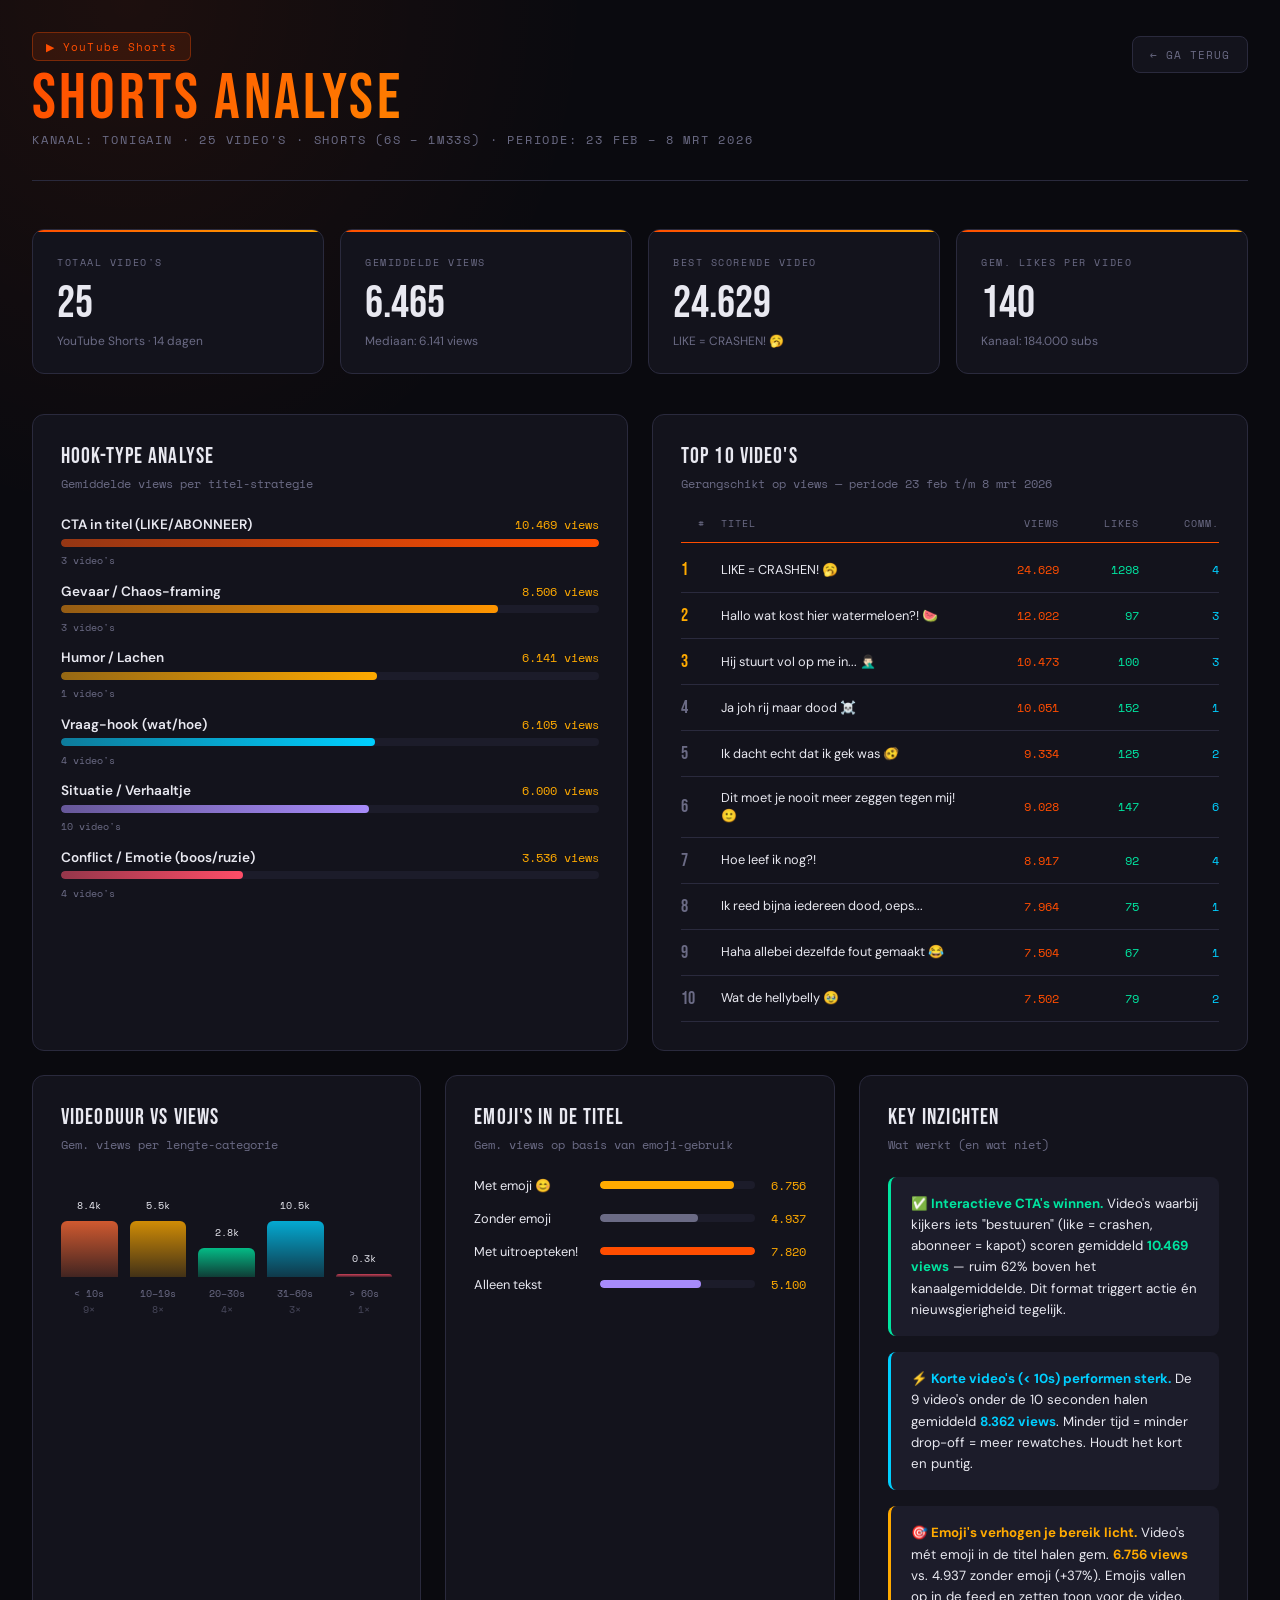
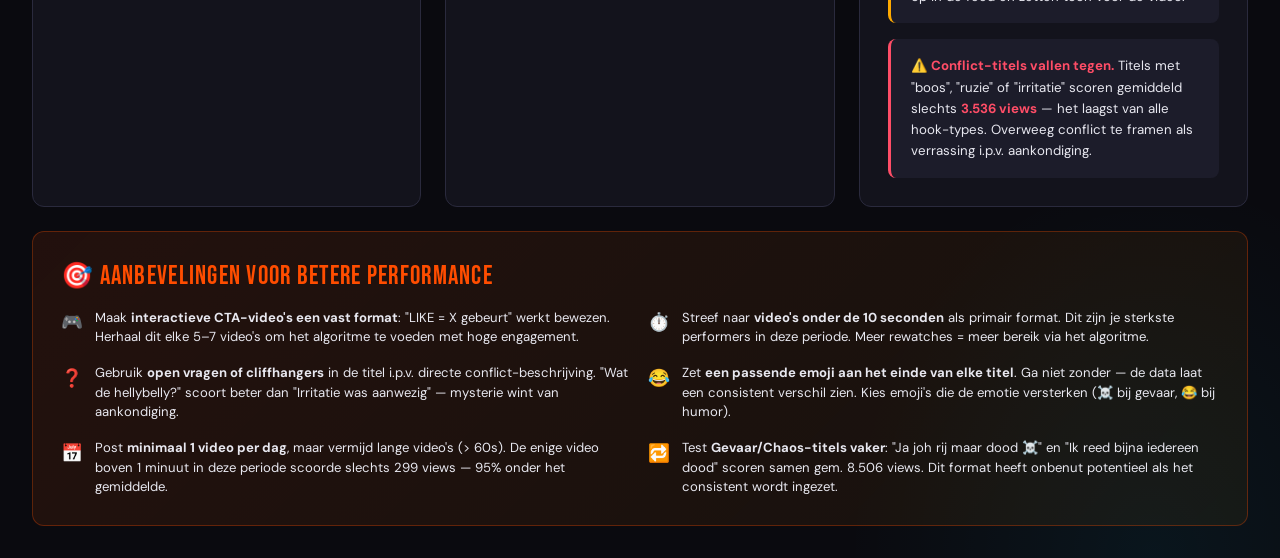
<file: ana/tonigain_analytics.html>
<!DOCTYPE html>
<html lang="nl">
<head>
<meta charset="UTF-8">
<meta name="viewport" content="width=device-width, initial-scale=1.0">
<title>YouTube Analyse — ToniGain · 23 feb – 8 mrt 2026</title>
<link href="https://fonts.googleapis.com/css2?family=Space+Mono:wght@400;700&family=Bebas+Neue&family=DM+Sans:wght@300;400;600&display=swap" rel="stylesheet">
<style>
  :root {
    --bg: #0a0a0f;
    --surface: #13131c;
    --surface2: #1c1c2a;
    --accent: #ff4d00;
    --accent2: #ffaa00;
    --accent3: #00cfff;
    --text: #e8e8f0;
    --muted: #6b6b85;
    --border: #2a2a3d;
    --good: #00e5a0;
    --bad: #ff4d67;
  }

  * { margin: 0; padding: 0; box-sizing: border-box; }

  body {
    background: var(--bg);
    color: var(--text);
    font-family: 'DM Sans', sans-serif;
    min-height: 100vh;
    padding: 2rem;
    background-image:
      radial-gradient(ellipse 60% 40% at 10% 0%, rgba(255,77,0,0.08) 0%, transparent 60%),
      radial-gradient(ellipse 40% 30% at 90% 100%, rgba(0,207,255,0.06) 0%, transparent 60%);
  }

  header {
    display: flex;
    align-items: flex-end;
    gap: 2rem;
    margin-bottom: 3rem;
    padding-bottom: 1.5rem;
    border-bottom: 1px solid var(--border);
    justify-content: space-between;
  }

  .btn-back {
    display: inline-flex;
    align-items: center;
    gap: 0.5rem;
    background: var(--surface);
    border: 1px solid var(--border);
    border-radius: 8px;
    padding: 0.55rem 1.1rem;
    font-family: 'Space Mono', monospace;
    font-size: 0.7rem;
    color: var(--muted);
    letter-spacing: 0.08em;
    text-decoration: none;
    text-transform: uppercase;
    transition: border-color 0.2s, color 0.2s;
    align-self: flex-start;
    margin-top: 0.25rem;
  }

  .btn-back:hover {
    border-color: var(--accent);
    color: var(--accent);
  }

  .logo-text {
    font-family: 'Bebas Neue', sans-serif;
    font-size: 4rem;
    line-height: 1;
    letter-spacing: 0.05em;
    background: linear-gradient(135deg, #ff4d00, #ffaa00);
    -webkit-background-clip: text;
    -webkit-text-fill-color: transparent;
  }

  .format-badge {
    display: inline-flex;
    align-items: center;
    gap: 0.4rem;
    background: rgba(255,77,0,0.12);
    border: 1px solid rgba(255,77,0,0.35);
    border-radius: 6px;
    padding: 0.3rem 0.8rem;
    font-family: 'Space Mono', monospace;
    font-size: 0.7rem;
    color: var(--accent);
    letter-spacing: 0.1em;
    margin-bottom: 0.4rem;
  }

  .header-sub {
    font-family: 'Space Mono', monospace;
    font-size: 0.75rem;
    color: var(--muted);
    text-transform: uppercase;
    letter-spacing: 0.15em;
    padding-bottom: 0.5rem;
  }

  .stats-grid {
    display: grid;
    grid-template-columns: repeat(4, 1fr);
    gap: 1rem;
    margin-bottom: 2.5rem;
  }

  .stat-card {
    background: var(--surface);
    border: 1px solid var(--border);
    border-radius: 12px;
    padding: 1.5rem;
    position: relative;
    overflow: hidden;
  }

  .stat-card::before {
    content: '';
    position: absolute;
    top: 0; left: 0; right: 0;
    height: 2px;
    background: linear-gradient(90deg, var(--accent), var(--accent2));
  }

  .stat-label {
    font-family: 'Space Mono', monospace;
    font-size: 0.65rem;
    text-transform: uppercase;
    letter-spacing: 0.15em;
    color: var(--muted);
    margin-bottom: 0.75rem;
  }

  .stat-value {
    font-family: 'Bebas Neue', sans-serif;
    font-size: 2.8rem;
    line-height: 1;
    color: var(--text);
  }

  .stat-sub { font-size: 0.75rem; color: var(--muted); margin-top: 0.4rem; }
  .stat-delta { font-size: 0.75rem; color: var(--good); margin-top: 0.4rem; font-weight: 600; }

  .grid-2 { display: grid; grid-template-columns: 1fr 1fr; gap: 1.5rem; margin-bottom: 1.5rem; }
  .grid-3 { display: grid; grid-template-columns: 1fr 1fr 1fr; gap: 1.5rem; margin-bottom: 1.5rem; }

  .card {
    background: var(--surface);
    border: 1px solid var(--border);
    border-radius: 12px;
    padding: 1.75rem;
  }

  .card-title {
    font-family: 'Bebas Neue', sans-serif;
    font-size: 1.4rem;
    letter-spacing: 0.05em;
    color: var(--text);
    margin-bottom: 0.3rem;
  }

  .card-subtitle { font-size: 0.75rem; color: var(--muted); margin-bottom: 1.5rem; font-family: 'Space Mono', monospace; }

  .hook-list { display: flex; flex-direction: column; gap: 0.9rem; }
  .hook-row { display: flex; flex-direction: column; gap: 0.35rem; }
  .hook-meta { display: flex; justify-content: space-between; align-items: baseline; }
  .hook-name { font-size: 0.85rem; font-weight: 600; }
  .hook-views { font-family: 'Space Mono', monospace; font-size: 0.75rem; color: var(--accent2); }
  .bar-track { height: 8px; background: var(--surface2); border-radius: 4px; overflow: hidden; }
  .bar-fill { height: 100%; border-radius: 4px; }
  .hook-count { font-size: 0.65rem; color: var(--muted); font-family: 'Space Mono', monospace; }

  .video-list { display: flex; flex-direction: column; gap: 0; }
  .video-row {
    display: grid;
    grid-template-columns: 1.5rem 1fr 5rem 4rem 4rem;
    gap: 1rem;
    align-items: center;
    padding: 0.75rem 0;
    border-bottom: 1px solid var(--border);
  }
  .video-row:hover { background: rgba(255,255,255,0.02); border-radius: 6px; }
  .video-rank { font-family: 'Bebas Neue', sans-serif; font-size: 1.1rem; color: var(--muted); }
  .video-rank.top3 { color: var(--accent2); }
  .video-title { font-size: 0.8rem; line-height: 1.4; color: var(--text); }
  .video-views { font-family: 'Space Mono', monospace; font-size: 0.78rem; color: var(--accent); text-align: right; }
  .video-likes { font-family: 'Space Mono', monospace; font-size: 0.75rem; color: var(--good); text-align: right; }
  .video-comments { font-family: 'Space Mono', monospace; font-size: 0.75rem; color: var(--accent3); text-align: right; }
  .table-header {
    display: grid;
    grid-template-columns: 1.5rem 1fr 5rem 4rem 4rem;
    gap: 1rem;
    padding-bottom: 0.75rem;
    border-bottom: 1px solid var(--accent);
    margin-bottom: 0.25rem;
  }
  .th { font-family: 'Space Mono', monospace; font-size: 0.6rem; text-transform: uppercase; letter-spacing: 0.1em; color: var(--muted); text-align: right; }
  .th:nth-child(2) { text-align: left; }

  .dur-chart { display: flex; align-items: flex-end; gap: 0.75rem; height: 140px; padding-top: 1rem; }
  .dur-bar-wrap { flex: 1; display: flex; flex-direction: column; align-items: center; gap: 0.5rem; height: 100%; justify-content: flex-end; }
  .dur-bar { width: 100%; border-radius: 6px 6px 0 0; display: flex; align-items: flex-start; justify-content: center; }
  .dur-label { font-family: 'Space Mono', monospace; font-size: 0.65rem; color: var(--muted); text-align: center; }
  .dur-val { font-family: 'Space Mono', monospace; font-size: 0.65rem; color: var(--text); padding-top: 0.3rem; }

  .hbar-list { display: flex; flex-direction: column; gap: 1rem; }
  .hbar-row { display: flex; align-items: center; gap: 1rem; }
  .hbar-label { font-size: 0.8rem; width: 110px; flex-shrink: 0; color: var(--text); }
  .hbar-wrap { flex: 1; }
  .hbar-val { font-family: 'Space Mono', monospace; font-size: 0.72rem; color: var(--accent2); white-space: nowrap; }

  .insights { display: flex; flex-direction: column; gap: 1rem; }
  .insight { background: var(--surface2); border-radius: 8px; padding: 1rem 1.25rem; border-left: 3px solid var(--accent); font-size: 0.83rem; line-height: 1.6; }
  .insight.green { border-left-color: var(--good); }
  .insight.blue { border-left-color: var(--accent3); }
  .insight.yellow { border-left-color: var(--accent2); }
  .insight.red { border-left-color: var(--bad); }
  .insight strong { color: var(--accent2); }
  .insight.green strong { color: var(--good); }
  .insight.blue strong { color: var(--accent3); }
  .insight.red strong { color: var(--bad); }

  .verdict-box {
    background: linear-gradient(135deg, rgba(255,77,0,0.1), rgba(255,170,0,0.05));
    border: 1px solid rgba(255,77,0,0.3);
    border-radius: 12px;
    padding: 1.75rem;
    margin-top: 1.5rem;
  }
  .verdict-title { font-family: 'Bebas Neue', sans-serif; font-size: 1.6rem; color: var(--accent); margin-bottom: 1rem; letter-spacing: 0.05em; }
  .verdict-grid { display: grid; grid-template-columns: 1fr 1fr; gap: 1rem; }
  .verdict-item { display: flex; gap: 0.75rem; align-items: flex-start; font-size: 0.82rem; line-height: 1.5; }
  .verdict-icon { font-size: 1.1rem; flex-shrink: 0; margin-top: 0.1rem; }
</style>
</head>
<body>

<header>
  <div>
    <div class="format-badge">▶ YouTube Shorts</div>
    <div class="logo-text">Shorts Analyse</div>
    <div class="header-sub">Kanaal: ToniGain · 25 video's · Shorts (6s – 1m33s) · Periode: 23 feb – 8 mrt 2026</div>
  </div>
  <a class="btn-back" href="dashboard.html">← Ga terug</a>
</header>

<!-- KPI CARDS -->
<div class="stats-grid">
  <div class="stat-card">
    <div class="stat-label">Totaal video's</div>
    <div class="stat-value">25</div>
    <div class="stat-sub">YouTube Shorts · 14 dagen</div>
  </div>
  <div class="stat-card">
    <div class="stat-label">Gemiddelde views</div>
    <div class="stat-value">6.465</div>
    <div class="stat-sub">Mediaan: 6.141 views</div>
  </div>
  <div class="stat-card">
    <div class="stat-label">Best scorende video</div>
    <div class="stat-value">24.629</div>
    <div class="stat-sub">LIKE = CRASHEN! 🥱</div>
  </div>
  <div class="stat-card">
    <div class="stat-label">Gem. likes per video</div>
    <div class="stat-value">140</div>
    <div class="stat-sub">Kanaal: 184.000 subs</div>
  </div>
</div>

<div class="grid-2">
  <!-- HOOK ANALYSE -->
  <div class="card">
    <div class="card-title">Hook-type analyse</div>
    <div class="card-subtitle">Gemiddelde views per titel-strategie</div>
    <div class="hook-list" id="hookList"></div>
  </div>

  <!-- TOP 10 -->
  <div class="card">
    <div class="card-title">Top 10 video's</div>
    <div class="card-subtitle">Gerangschikt op views — periode 23 feb t/m 8 mrt 2026</div>
    <div class="table-header">
      <div class="th">#</div>
      <div class="th">Titel</div>
      <div class="th">Views</div>
      <div class="th">Likes</div>
      <div class="th">Comm.</div>
    </div>
    <div class="video-list" id="videoList"></div>
  </div>
</div>

<div class="grid-3">
  <!-- DUUR GRAFIEK -->
  <div class="card">
    <div class="card-title">Videoduur vs Views</div>
    <div class="card-subtitle">Gem. views per lengte-categorie</div>
    <div class="dur-chart" id="durChart"></div>
  </div>

  <!-- EMOJI ANALYSE -->
  <div class="card">
    <div class="card-title">Emoji's in de titel</div>
    <div class="card-subtitle">Gem. views op basis van emoji-gebruik</div>
    <div class="hbar-list" id="extraChart"></div>
  </div>

  <!-- INZICHTEN -->
  <div class="card">
    <div class="card-title">Key Inzichten</div>
    <div class="card-subtitle">Wat werkt (en wat niet)</div>
    <div class="insights" id="insightsList">
      <div class="insight green">
        <strong>✅ Interactieve CTA's winnen.</strong> Video's waarbij kijkers iets "bestuuren" (like = crashen, abonneer = kapot) scoren gemiddeld <strong>10.469 views</strong> — ruim 62% boven het kanaalgemiddelde. Dit format triggert actie én nieuwsgierigheid tegelijk.
      </div>
      <div class="insight blue">
        <strong>⚡ Korte video's (< 10s) performen sterk.</strong> De 9 video's onder de 10 seconden halen gemiddeld <strong>8.362 views</strong>. Minder tijd = minder drop-off = meer rewatches. Houdt het kort en puntig.
      </div>
      <div class="insight yellow">
        <strong>🎯 Emoji's verhogen je bereik licht.</strong> Video's mét emoji in de titel halen gem. <strong>6.756 views</strong> vs. 4.937 zonder emoji (+37%). Emojis vallen op in de feed en zetten toon voor de video.
      </div>
      <div class="insight red">
        <strong>⚠️ Conflict-titels vallen tegen.</strong> Titels met "boos", "ruzie" of "irritatie" scoren gemiddeld slechts <strong>3.536 views</strong> — het laagst van alle hook-types. Overweeg conflict te framen als verrassing i.p.v. aankondiging.
      </div>
    </div>
  </div>
</div>

<!-- AANBEVELINGEN -->
<div class="verdict-box">
  <div class="verdict-title">🎯 Aanbevelingen voor betere performance</div>
  <div class="verdict-grid" id="verdictGrid">
    <div class="verdict-item">
      <div class="verdict-icon">🎮</div>
      <div>Maak <strong>interactieve CTA-video's een vast format</strong>: "LIKE = X gebeurt" werkt bewezen. Herhaal dit elke 5–7 video's om het algoritme te voeden met hoge engagement.</div>
    </div>
    <div class="verdict-item">
      <div class="verdict-icon">⏱️</div>
      <div>Streef naar <strong>video's onder de 10 seconden</strong> als primair format. Dit zijn je sterkste performers in deze periode. Meer rewatches = meer bereik via het algoritme.</div>
    </div>
    <div class="verdict-item">
      <div class="verdict-icon">❓</div>
      <div>Gebruik <strong>open vragen of cliffhangers</strong> in de titel i.p.v. directe conflict-beschrijving. "Wat de hellybelly?" scoort beter dan "Irritatie was aanwezig" — mysterie wint van aankondiging.</div>
    </div>
    <div class="verdict-item">
      <div class="verdict-icon">😂</div>
      <div>Zet <strong>een passende emoji aan het einde van elke titel</strong>. Ga niet zonder — de data laat een consistent verschil zien. Kies emoji's die de emotie versterken (☠️ bij gevaar, 😂 bij humor).</div>
    </div>
    <div class="verdict-item">
      <div class="verdict-icon">📅</div>
      <div>Post <strong>minimaal 1 video per dag</strong>, maar vermijd lange video's (> 60s). De enige video boven 1 minuut in deze periode scoorde slechts 299 views — 95% onder het gemiddelde.</div>
    </div>
    <div class="verdict-item">
      <div class="verdict-icon">🔁</div>
      <div>Test <strong>Gevaar/Chaos-titels vaker</strong>: "Ja joh rij maar dood ☠️" en "Ik reed bijna iedereen dood" scoren samen gem. 8.506 views. Dit format heeft onbenut potentieel als het consistent wordt ingezet.</div>
    </div>
  </div>
</div>

<script>
// ============================================================
//  DATA — ToniGain · 23 feb – 8 mrt 2026
// ============================================================

const hookData = [
  { hook: 'CTA in titel (LIKE/ABONNEER)', count: 3, avg_views: 10469, color: '#ff4d00' },
  { hook: 'Gevaar / Chaos-framing',       count: 3, avg_views: 8506,  color: '#ff9500' },
  { hook: 'Humor / Lachen',               count: 1, avg_views: 6141,  color: '#ffaa00' },
  { hook: 'Vraag-hook (wat/hoe)',          count: 4, avg_views: 6105,  color: '#00cfff' },
  { hook: 'Situatie / Verhaaltje',        count: 10, avg_views: 6000, color: '#a78bfa' },
  { hook: 'Conflict / Emotie (boos/ruzie)', count: 4, avg_views: 3536, color: '#ff4d67' },
];

const top10 = [
  { title: 'LIKE = CRASHEN! 🥱',                           views: 24629, likes: 1298, comments: 4 },
  { title: 'Hallo wat kost hier watermeloen?! 🍉',         views: 12022, likes: 97,   comments: 3 },
  { title: 'Hij stuurt vol op me in... 🤦🏻‍♂️',              views: 10473, likes: 100,  comments: 3 },
  { title: 'Ja joh rij maar dood ☠️',                      views: 10051, likes: 152,  comments: 1 },
  { title: 'Ik dacht echt dat ik gek was 🫨',              views: 9334,  likes: 125,  comments: 2 },
  { title: 'Dit moet je nooit meer zeggen tegen mij! 🙂',  views: 9028,  likes: 147,  comments: 6 },
  { title: 'Hoe leef ik nog?!',                            views: 8917,  likes: 92,   comments: 4 },
  { title: 'Ik reed bijna iedereen dood, oeps...',         views: 7964,  likes: 75,   comments: 1 },
  { title: 'Haha allebei dezelfde fout gemaakt 😂',        views: 7504,  likes: 67,   comments: 1 },
  { title: 'Wat de hellybelly 🥹',                         views: 7502,  likes: 79,   comments: 2 },
];

const durationData = [
  { bucket: '< 10s',   count: 9, avg_views: 8362  },
  { bucket: '10–19s',  count: 8, avg_views: 5457  },
  { bucket: '20–30s',  count: 4, avg_views: 2753  },
  { bucket: '31–60s',  count: 3, avg_views: 10469 },
  { bucket: '> 60s',   count: 1, avg_views: 299   },
];

const extraData = [
  { label: 'Met emoji 😊',    avg_views: 6756, count: 21 },
  { label: 'Zonder emoji',    avg_views: 4937, count: 4  },
  { label: 'Met uitroepteken!', avg_views: 7820, count: 8  },
  { label: 'Alleen tekst',    avg_views: 5100, count: 5  },
];

// ============================================================
//  RENDERING
// ============================================================

const durColors = ['#FF6B35', '#ffaa00', '#00e5a0', '#00cfff', '#ff4d67'];
const extraColors = ['#ffaa00', '#6b6b85', '#ff4d00', '#a78bfa'];

// Hooks
const maxViews = Math.max(...hookData.map(h => h.avg_views));
const hookList = document.getElementById('hookList');
hookData.forEach(h => {
  const pct = (h.avg_views / maxViews * 100).toFixed(1);
  hookList.innerHTML += `
    <div class="hook-row">
      <div class="hook-meta">
        <span class="hook-name">${h.hook}</span>
        <span class="hook-views">${h.avg_views.toLocaleString('nl-NL')} views</span>
      </div>
      <div class="bar-track">
        <div class="bar-fill" style="width:${pct}%; background: linear-gradient(90deg, ${h.color}88, ${h.color});"></div>
      </div>
      <div class="hook-count">${h.count} video's</div>
    </div>`;
});

// Top 10
const videoList = document.getElementById('videoList');
top10.forEach((v, i) => {
  const title = v.title.length > 52 ? v.title.slice(0,52)+'…' : v.title;
  videoList.innerHTML += `
    <div class="video-row">
      <div class="video-rank ${i < 3 ? 'top3' : ''}">${i+1}</div>
      <div class="video-title">${title}</div>
      <div class="video-views">${v.views.toLocaleString('nl-NL')}</div>
      <div class="video-likes">${v.likes}</div>
      <div class="video-comments">${v.comments}</div>
    </div>`;
});

// Duration
const maxDur = Math.max(...durationData.map(d => d.avg_views));
const durChart = document.getElementById('durChart');
durationData.forEach((d, i) => {
  const h = Math.round((d.avg_views / maxDur) * 110);
  durChart.innerHTML += `
    <div class="dur-bar-wrap">
      <div class="dur-val">${(d.avg_views/1000).toFixed(1)}k</div>
      <div class="dur-bar" style="height:${h}px; background: linear-gradient(180deg, ${durColors[i]}cc, ${durColors[i]}33);"></div>
      <div class="dur-label">${d.bucket}<br><span style="opacity:0.6">${d.count}×</span></div>
    </div>`;
});

// Extra metric
const maxExtra = Math.max(...extraData.map(e => e.avg_views));
const extraChart = document.getElementById('extraChart');
extraData.forEach((e, i) => {
  const pct = (e.avg_views / maxExtra * 100).toFixed(1);
  extraChart.innerHTML += `
    <div class="hbar-row">
      <div class="hbar-label">${e.label}</div>
      <div class="hbar-wrap">
        <div class="bar-track">
          <div class="bar-fill" style="width:${pct}%; background: ${extraColors[i] || '#ffaa00'};"></div>
        </div>
      </div>
      <div class="hbar-val">${e.avg_views.toLocaleString('nl-NL')}</div>
    </div>`;
});
</script>
</body>
</html>
</file>
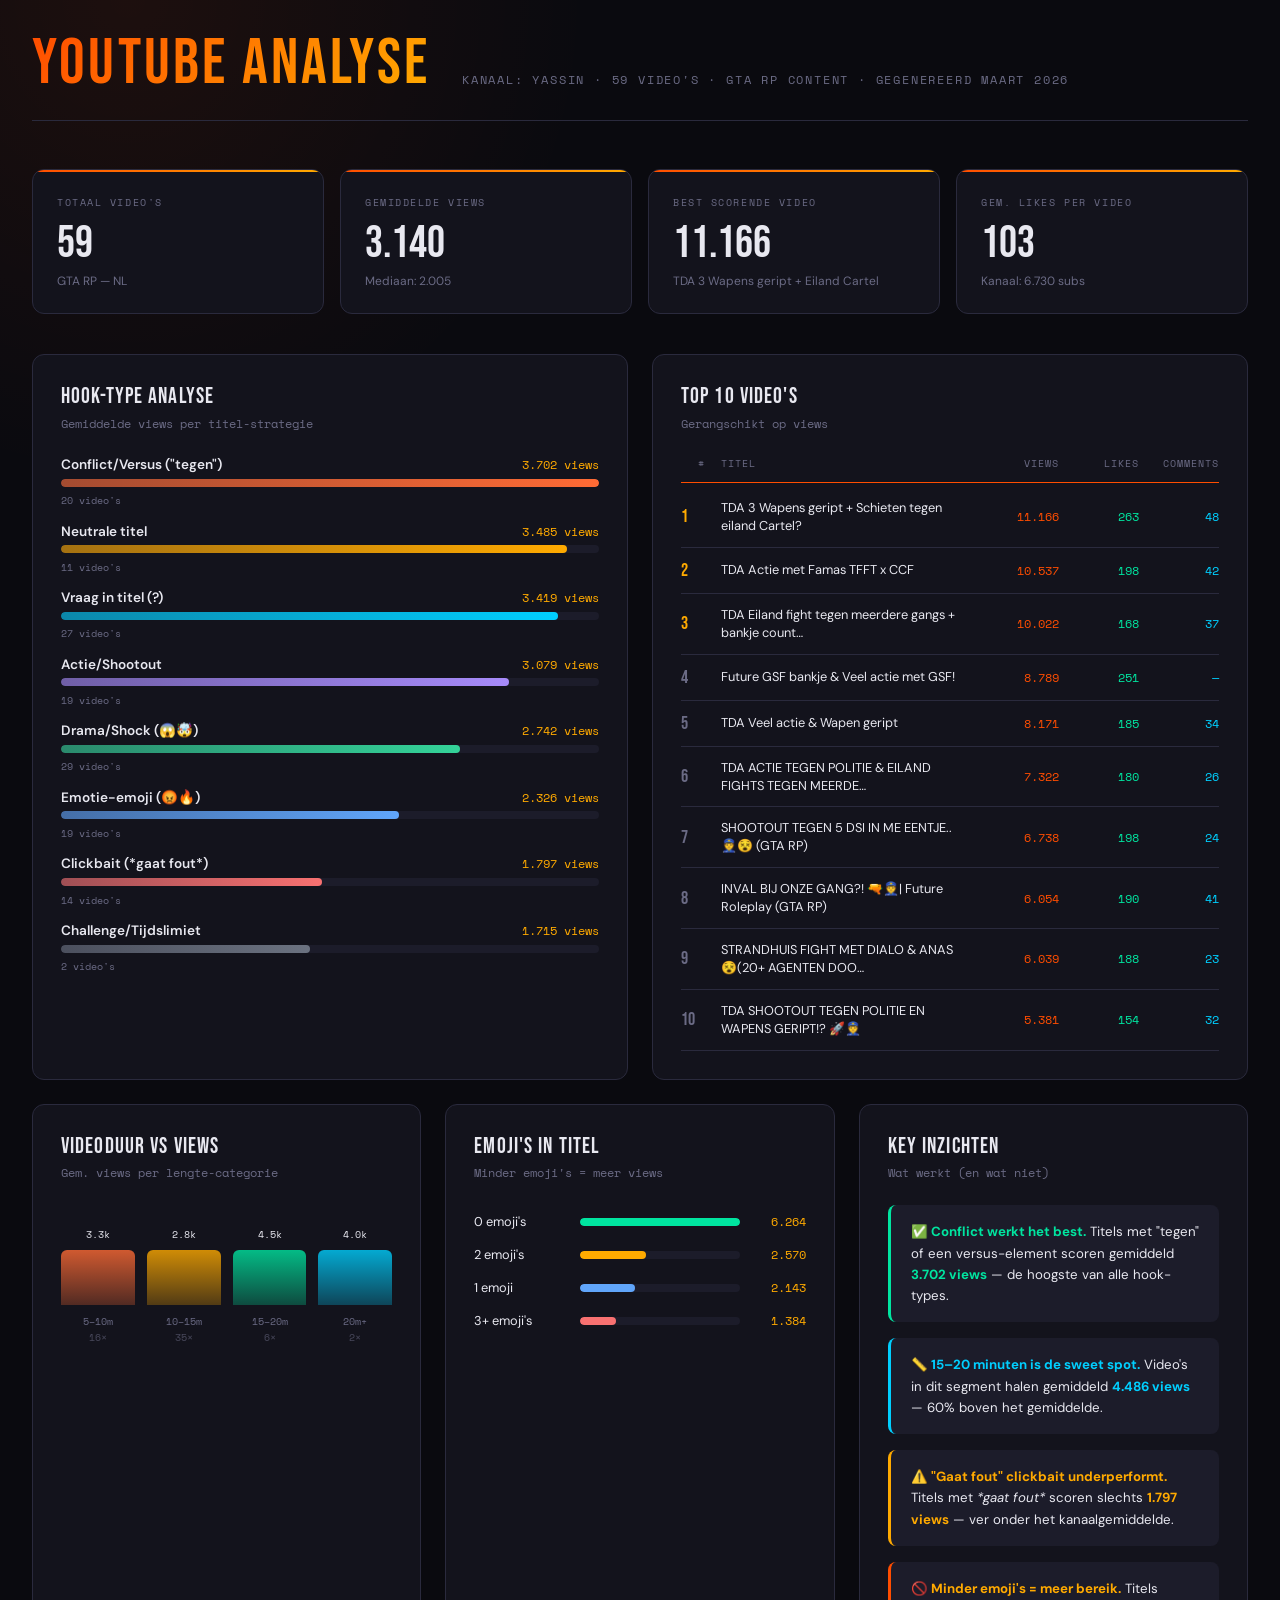
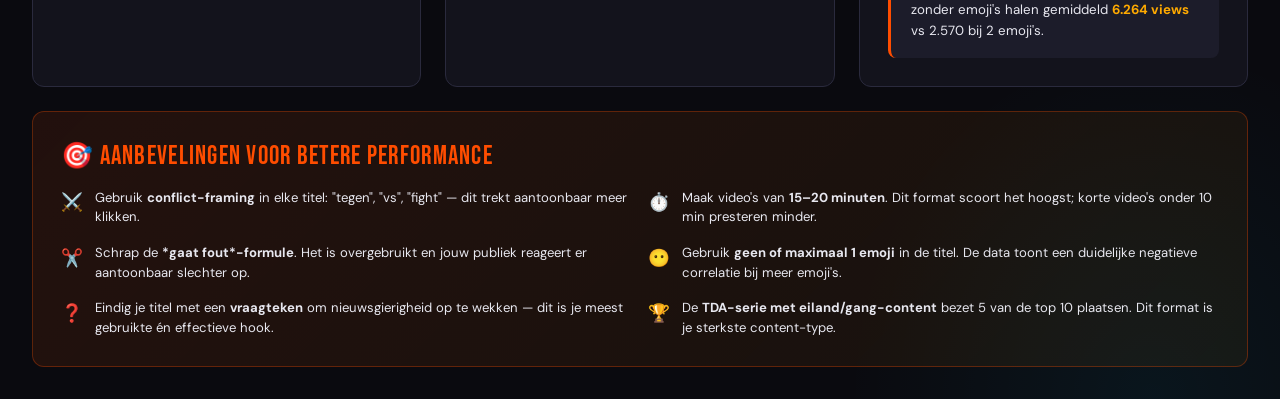
<file: ana/yassin_analytics.html>
<!DOCTYPE html>
<html lang="nl">
<head>
<meta charset="UTF-8">
<meta name="viewport" content="width=device-width, initial-scale=1.0">
<title>YouTube Analyse — Yassin</title>
<link href="https://fonts.googleapis.com/css2?family=Space+Mono:wght@400;700&family=Bebas+Neue&family=DM+Sans:wght@300;400;600&display=swap" rel="stylesheet">
<style>
  :root {
    --bg: #0a0a0f;
    --surface: #13131c;
    --surface2: #1c1c2a;
    --accent: #ff4d00;
    --accent2: #ffaa00;
    --accent3: #00cfff;
    --text: #e8e8f0;
    --muted: #6b6b85;
    --border: #2a2a3d;
    --good: #00e5a0;
    --bad: #ff4d67;
  }

  * { margin: 0; padding: 0; box-sizing: border-box; }

  body {
    background: var(--bg);
    color: var(--text);
    font-family: 'DM Sans', sans-serif;
    min-height: 100vh;
    padding: 2rem;
    background-image:
      radial-gradient(ellipse 60% 40% at 10% 0%, rgba(255,77,0,0.08) 0%, transparent 60%),
      radial-gradient(ellipse 40% 30% at 90% 100%, rgba(0,207,255,0.06) 0%, transparent 60%);
  }

  header {
    display: flex;
    align-items: flex-end;
    gap: 2rem;
    margin-bottom: 3rem;
    padding-bottom: 1.5rem;
    border-bottom: 1px solid var(--border);
  }

  .logo-text {
    font-family: 'Bebas Neue', sans-serif;
    font-size: 4rem;
    line-height: 1;
    letter-spacing: 0.05em;
    background: linear-gradient(135deg, #ff4d00, #ffaa00);
    -webkit-background-clip: text;
    -webkit-text-fill-color: transparent;
  }

  .header-sub {
    font-family: 'Space Mono', monospace;
    font-size: 0.75rem;
    color: var(--muted);
    text-transform: uppercase;
    letter-spacing: 0.15em;
    padding-bottom: 0.5rem;
  }

  .stats-grid {
    display: grid;
    grid-template-columns: repeat(4, 1fr);
    gap: 1rem;
    margin-bottom: 2.5rem;
  }

  .stat-card {
    background: var(--surface);
    border: 1px solid var(--border);
    border-radius: 12px;
    padding: 1.5rem;
    position: relative;
    overflow: hidden;
  }

  .stat-card::before {
    content: '';
    position: absolute;
    top: 0; left: 0; right: 0;
    height: 2px;
    background: linear-gradient(90deg, var(--accent), var(--accent2));
  }

  .stat-label {
    font-family: 'Space Mono', monospace;
    font-size: 0.65rem;
    text-transform: uppercase;
    letter-spacing: 0.15em;
    color: var(--muted);
    margin-bottom: 0.75rem;
  }

  .stat-value {
    font-family: 'Bebas Neue', sans-serif;
    font-size: 2.8rem;
    line-height: 1;
    color: var(--text);
  }

  .stat-sub {
    font-size: 0.75rem;
    color: var(--muted);
    margin-top: 0.4rem;
  }

  .grid-2 {
    display: grid;
    grid-template-columns: 1fr 1fr;
    gap: 1.5rem;
    margin-bottom: 1.5rem;
  }

  .grid-3 {
    display: grid;
    grid-template-columns: 1fr 1fr 1fr;
    gap: 1.5rem;
    margin-bottom: 1.5rem;
  }

  .card {
    background: var(--surface);
    border: 1px solid var(--border);
    border-radius: 12px;
    padding: 1.75rem;
  }

  .card-title {
    font-family: 'Bebas Neue', sans-serif;
    font-size: 1.4rem;
    letter-spacing: 0.05em;
    color: var(--text);
    margin-bottom: 0.3rem;
  }

  .card-subtitle {
    font-size: 0.75rem;
    color: var(--muted);
    margin-bottom: 1.5rem;
    font-family: 'Space Mono', monospace;
  }

  /* HOOK BARS */
  .hook-list { display: flex; flex-direction: column; gap: 0.9rem; }

  .hook-row { display: flex; flex-direction: column; gap: 0.35rem; }

  .hook-meta {
    display: flex;
    justify-content: space-between;
    align-items: baseline;
  }

  .hook-name { font-size: 0.85rem; font-weight: 600; }

  .hook-views {
    font-family: 'Space Mono', monospace;
    font-size: 0.75rem;
    color: var(--accent2);
  }

  .bar-track {
    height: 8px;
    background: var(--surface2);
    border-radius: 4px;
    overflow: hidden;
  }

  .bar-fill {
    height: 100%;
    border-radius: 4px;
    transition: width 1s cubic-bezier(0.4,0,0.2,1);
  }

  .hook-count {
    font-size: 0.65rem;
    color: var(--muted);
    font-family: 'Space Mono', monospace;
  }

  /* TOP 10 TABLE */
  .video-list { display: flex; flex-direction: column; gap: 0; }

  .video-row {
    display: grid;
    grid-template-columns: 1.5rem 1fr 5rem 4rem 4rem;
    gap: 1rem;
    align-items: center;
    padding: 0.75rem 0;
    border-bottom: 1px solid var(--border);
    transition: background 0.15s;
  }

  .video-row:hover { background: rgba(255,255,255,0.02); border-radius: 6px; }

  .video-rank {
    font-family: 'Bebas Neue', sans-serif;
    font-size: 1.1rem;
    color: var(--muted);
  }

  .video-rank.top3 { color: var(--accent2); }

  .video-title {
    font-size: 0.8rem;
    line-height: 1.4;
    color: var(--text);
  }

  .video-views {
    font-family: 'Space Mono', monospace;
    font-size: 0.78rem;
    color: var(--accent);
    text-align: right;
  }

  .video-likes {
    font-family: 'Space Mono', monospace;
    font-size: 0.75rem;
    color: var(--good);
    text-align: right;
  }

  .video-comments {
    font-family: 'Space Mono', monospace;
    font-size: 0.75rem;
    color: var(--accent3);
    text-align: right;
  }

  .table-header {
    display: grid;
    grid-template-columns: 1.5rem 1fr 5rem 4rem 4rem;
    gap: 1rem;
    padding-bottom: 0.75rem;
    border-bottom: 1px solid var(--accent);
    margin-bottom: 0.25rem;
  }

  .th {
    font-family: 'Space Mono', monospace;
    font-size: 0.6rem;
    text-transform: uppercase;
    letter-spacing: 0.1em;
    color: var(--muted);
    text-align: right;
  }
  .th:nth-child(2) { text-align: left; }

  /* DURATION CHART */
  .dur-chart {
    display: flex;
    align-items: flex-end;
    gap: 0.75rem;
    height: 140px;
    padding-top: 1rem;
  }

  .dur-bar-wrap {
    flex: 1;
    display: flex;
    flex-direction: column;
    align-items: center;
    gap: 0.5rem;
    height: 100%;
    justify-content: flex-end;
  }

  .dur-bar {
    width: 100%;
    border-radius: 6px 6px 0 0;
    position: relative;
    display: flex;
    align-items: flex-start;
    justify-content: center;
    transition: all 0.8s;
  }

  .dur-label {
    font-family: 'Space Mono', monospace;
    font-size: 0.65rem;
    color: var(--muted);
    text-align: center;
  }

  .dur-val {
    font-family: 'Space Mono', monospace;
    font-size: 0.65rem;
    color: var(--text);
    padding-top: 0.3rem;
  }

  /* EMOJI CHART */
  .emoji-chart {
    display: flex;
    flex-direction: column;
    gap: 1rem;
    padding-top: 0.5rem;
  }

  .emoji-row {
    display: flex;
    align-items: center;
    gap: 1rem;
  }

  .emoji-label {
    font-size: 0.8rem;
    width: 90px;
    flex-shrink: 0;
    color: var(--text);
  }

  .emoji-bar-wrap { flex: 1; }

  .emoji-val {
    font-family: 'Space Mono', monospace;
    font-size: 0.72rem;
    color: var(--accent2);
    width: 50px;
    text-align: right;
    flex-shrink: 0;
  }

  /* INSIGHT CARDS */
  .insights { display: flex; flex-direction: column; gap: 1rem; }

  .insight {
    background: var(--surface2);
    border-radius: 8px;
    padding: 1rem 1.25rem;
    border-left: 3px solid var(--accent);
    font-size: 0.83rem;
    line-height: 1.6;
  }

  .insight.green { border-left-color: var(--good); }
  .insight.blue { border-left-color: var(--accent3); }
  .insight.yellow { border-left-color: var(--accent2); }

  .insight strong { color: var(--accent2); }
  .insight.green strong { color: var(--good); }
  .insight.blue strong { color: var(--accent3); }

  .section-title {
    font-family: 'Bebas Neue', sans-serif;
    font-size: 1rem;
    letter-spacing: 0.1em;
    color: var(--muted);
    text-transform: uppercase;
    margin-bottom: 1rem;
    margin-top: 0.5rem;
  }

  .verdict-box {
    background: linear-gradient(135deg, rgba(255,77,0,0.1), rgba(255,170,0,0.05));
    border: 1px solid rgba(255,77,0,0.3);
    border-radius: 12px;
    padding: 1.75rem;
    margin-top: 1.5rem;
  }

  .verdict-title {
    font-family: 'Bebas Neue', sans-serif;
    font-size: 1.6rem;
    color: var(--accent);
    margin-bottom: 1rem;
    letter-spacing: 0.05em;
  }

  .verdict-grid {
    display: grid;
    grid-template-columns: 1fr 1fr;
    gap: 1rem;
  }

  .verdict-item {
    display: flex;
    gap: 0.75rem;
    align-items: flex-start;
    font-size: 0.82rem;
    line-height: 1.5;
  }

  .verdict-icon {
    font-size: 1.1rem;
    flex-shrink: 0;
    margin-top: 0.1rem;
  }

  @media (max-width: 900px) {
    .stats-grid { grid-template-columns: repeat(2,1fr); }
    .grid-2, .grid-3 { grid-template-columns: 1fr; }
  }
</style>
</head>
<body>

<header>
  <div>
    <div class="logo-text">YouTube Analyse</div>
  </div>
  <div class="header-sub">Kanaal: Yassin · 59 video's · GTA RP content · Gegenereerd maart 2026</div>
</header>

<!-- KPI CARDS -->
<div class="stats-grid">
  <div class="stat-card">
    <div class="stat-label">Totaal video's</div>
    <div class="stat-value">59</div>
    <div class="stat-sub">GTA RP — NL</div>
  </div>
  <div class="stat-card">
    <div class="stat-label">Gemiddelde views</div>
    <div class="stat-value">3.140</div>
    <div class="stat-sub">Mediaan: 2.005</div>
  </div>
  <div class="stat-card">
    <div class="stat-label">Best scorende video</div>
    <div class="stat-value">11.166</div>
    <div class="stat-sub">TDA 3 Wapens geript + Eiland Cartel</div>
  </div>
  <div class="stat-card">
    <div class="stat-label">Gem. likes per video</div>
    <div class="stat-value">103</div>
    <div class="stat-sub">Kanaal: 6.730 subs</div>
  </div>
</div>

<div class="grid-2">
  <!-- HOOK ANALYSE -->
  <div class="card">
    <div class="card-title">Hook-type analyse</div>
    <div class="card-subtitle">Gemiddelde views per titel-strategie</div>
    <div class="hook-list" id="hookList"></div>
  </div>

  <!-- TOP 10 -->
  <div class="card">
    <div class="card-title">Top 10 video's</div>
    <div class="card-subtitle">Gerangschikt op views</div>
    <div class="table-header">
      <div class="th">#</div>
      <div class="th">Titel</div>
      <div class="th">Views</div>
      <div class="th">Likes</div>
      <div class="th">Comments</div>
    </div>
    <div class="video-list" id="videoList"></div>
  </div>
</div>

<div class="grid-3">
  <!-- DURATION -->
  <div class="card">
    <div class="card-title">Videoduur vs Views</div>
    <div class="card-subtitle">Gem. views per lengte-categorie</div>
    <div class="dur-chart" id="durChart"></div>
  </div>

  <!-- EMOJI -->
  <div class="card">
    <div class="card-title">Emoji's in titel</div>
    <div class="card-subtitle">Minder emoji's = meer views</div>
    <div class="emoji-chart" id="emojiChart"></div>
  </div>

  <!-- INSIGHTS -->
  <div class="card">
    <div class="card-title">Key Inzichten</div>
    <div class="card-subtitle">Wat werkt (en wat niet)</div>
    <div class="insights">
      <div class="insight green">
        <strong>✅ Conflict werkt het best.</strong> Titels met "tegen" of een versus-element scoren gemiddeld <strong>3.702 views</strong> — de hoogste van alle hook-types.
      </div>
      <div class="insight blue">
        <strong>📏 15–20 minuten is de sweet spot.</strong> Video's in dit segment halen gemiddeld <strong>4.486 views</strong> — 60% boven het gemiddelde.
      </div>
      <div class="insight yellow">
        <strong>⚠️ "Gaat fout" clickbait underperformt.</strong> Titels met <em>*gaat fout*</em> scoren slechts <strong>1.797 views</strong> — ver onder het kanaalgemiddelde.
      </div>
      <div class="insight">
        <strong>🚫 Minder emoji's = meer bereik.</strong> Titels zonder emoji's halen gemiddeld <strong>6.264 views</strong> vs 2.570 bij 2 emoji's.
      </div>
    </div>
  </div>
</div>

<!-- VERDICT -->
<div class="verdict-box">
  <div class="verdict-title">🎯 Aanbevelingen voor betere performance</div>
  <div class="verdict-grid">
    <div class="verdict-item">
      <div class="verdict-icon">⚔️</div>
      <div>Gebruik <strong>conflict-framing</strong> in elke titel: "tegen", "vs", "fight" — dit trekt aantoonbaar meer klikken.</div>
    </div>
    <div class="verdict-item">
      <div class="verdict-icon">⏱️</div>
      <div>Maak video's van <strong>15–20 minuten</strong>. Dit format scoort het hoogst; korte video's onder 10 min presteren minder.</div>
    </div>
    <div class="verdict-item">
      <div class="verdict-icon">✂️</div>
      <div>Schrap de <strong>*gaat fout*-formule</strong>. Het is overgebruikt en jouw publiek reageert er aantoonbaar slechter op.</div>
    </div>
    <div class="verdict-item">
      <div class="verdict-icon">😶</div>
      <div>Gebruik <strong>geen of maximaal 1 emoji</strong> in de titel. De data toont een duidelijke negatieve correlatie bij meer emoji's.</div>
    </div>
    <div class="verdict-item">
      <div class="verdict-icon">❓</div>
      <div>Eindig je titel met een <strong>vraagteken</strong> om nieuwsgierigheid op te wekken — dit is je meest gebruikte én effectieve hook.</div>
    </div>
    <div class="verdict-item">
      <div class="verdict-icon">🏆</div>
      <div>De <strong>TDA-serie met eiland/gang-content</strong> bezet 5 van de top 10 plaatsen. Dit format is je sterkste content-type.</div>
    </div>
  </div>
  
</div>

<script>
// === DATA ===
const hooks = [
  { hook: 'Conflict/Versus ("tegen")', count: 20, avg_views: 3702, color: '#FF6B35' },
  { hook: 'Neutrale titel', count: 11, avg_views: 3485, color: '#ffaa00' },
  { hook: 'Vraag in titel (?)', count: 27, avg_views: 3419, color: '#00cfff' },
  { hook: 'Actie/Shootout', count: 19, avg_views: 3079, color: '#a78bfa' },
  { hook: 'Drama/Shock (😱🤯)', count: 29, avg_views: 2742, color: '#34d399' },
  { hook: 'Emotie-emoji (😡🔥)', count: 19, avg_views: 2326, color: '#60a5fa' },
  { hook: 'Clickbait (*gaat fout*)', count: 14, avg_views: 1797, color: '#f87171' },
  { hook: 'Challenge/Tijdslimiet', count: 2, avg_views: 1715, color: '#6b7280' },
];

const top10 = [
  { title: 'TDA 3 Wapens geript + Schieten tegen eiland Cartel?', views: 11166, likes: 263, comments: 48 },
  { title: 'TDA Actie met Famas TFFT x CCF', views: 10537, likes: 198, comments: 42 },
  { title: 'TDA Eiland fight tegen meerdere gangs + bankje counteren?', views: 10022, likes: 168, comments: 37 },
  { title: 'Future GSF bankje & Veel actie met GSF!', views: 8789, likes: 251, comments: '—' },
  { title: 'TDA Veel actie & Wapen geript', views: 8171, likes: 185, comments: 34 },
  { title: 'TDA ACTIE TEGEN POLITIE & EILAND FIGHTS TEGEN MEERDERE GANGS?🚀👮', views: 7322, likes: 180, comments: 26 },
  { title: 'SHOOTOUT TEGEN 5 DSI IN ME EENTJE.. 👮😵 (GTA RP)', views: 6738, likes: 198, comments: 24 },
  { title: 'INVAL BIJ ONZE GANG?! 🔫👮| Future Roleplay (GTA RP)', views: 6054, likes: 190, comments: 41 },
  { title: 'STRANDHUIS FIGHT MET DIALO & ANAS 😵(20+ AGENTEN DOOD) TDA RP', views: 6039, likes: 188, comments: 23 },
  { title: 'TDA SHOOTOUT TEGEN POLITIE EN WAPENS GERIPT!? 🚀👮', views: 5381, likes: 154, comments: 32 },
];

const duration = [
  { bucket: '5–10m', count: 16, avg_views: 3253 },
  { bucket: '10–15m', count: 35, avg_views: 2809 },
  { bucket: '15–20m', count: 6, avg_views: 4486 },
  { bucket: '20m+', count: 2, avg_views: 3999 },
];

const emoji = [
  { label: "0 emoji's", avg_views: 6264, count: 10 },
  { label: "2 emoji's", avg_views: 2570, count: 43 },
  { label: "1 emoji", avg_views: 2143, count: 5 },
  { label: "3+ emoji's", avg_views: 1384, count: 1 },
];

// === RENDER HOOKS ===
const maxViews = Math.max(...hooks.map(h => h.avg_views));
const hookList = document.getElementById('hookList');
hooks.forEach(h => {
  const pct = (h.avg_views / maxViews * 100).toFixed(1);
  hookList.innerHTML += `
    <div class="hook-row">
      <div class="hook-meta">
        <span class="hook-name">${h.hook}</span>
        <span class="hook-views">${h.avg_views.toLocaleString('nl-NL')} views</span>
      </div>
      <div class="bar-track">
        <div class="bar-fill" style="width:${pct}%; background: linear-gradient(90deg, ${h.color}99, ${h.color});"></div>
      </div>
      <div class="hook-count">${h.count} video's</div>
    </div>`;
});

// === RENDER TOP 10 ===
const videoList = document.getElementById('videoList');
top10.forEach((v, i) => {
  const title = v.title.length > 52 ? v.title.slice(0,52)+'…' : v.title;
  videoList.innerHTML += `
    <div class="video-row">
      <div class="video-rank ${i < 3 ? 'top3' : ''}">${i+1}</div>
      <div class="video-title">${title}</div>
      <div class="video-views">${v.views.toLocaleString('nl-NL')}</div>
      <div class="video-likes">${v.likes}</div>
      <div class="video-comments">${v.comments}</div>
    </div>`;
});

// === RENDER DURATION ===
const maxDur = Math.max(...duration.map(d => d.avg_views));
const durChart = document.getElementById('durChart');
const colors = ['#FF6B35','#ffaa00','#00e5a0','#00cfff'];
duration.forEach((d, i) => {
  const h = Math.round((d.avg_views / maxDur) * 110);
  durChart.innerHTML += `
    <div class="dur-bar-wrap">
      <div class="dur-val">${(d.avg_views/1000).toFixed(1)}k</div>
      <div class="dur-bar" style="height:${h}px; background: linear-gradient(180deg, ${colors[i]}cc, ${colors[i]}44);"></div>
      <div class="dur-label">${d.bucket}<br><span style="opacity:0.6">${d.count}×</span></div>
    </div>`;
});

// === RENDER EMOJI ===
const maxEmoji = Math.max(...emoji.map(e => e.avg_views));
const emojiChart = document.getElementById('emojiChart');
emoji.forEach((e, i) => {
  const pct = (e.avg_views / maxEmoji * 100).toFixed(1);
  const col = i === 0 ? '#00e5a0' : i === 1 ? '#ffaa00' : i === 2 ? '#60a5fa' : '#f87171';
  emojiChart.innerHTML += `
    <div class="emoji-row">
      <div class="emoji-label">${e.label}</div>
      <div class="emoji-bar-wrap">
        <div class="bar-track">
          <div class="bar-fill" style="width:${pct}%; background: ${col};"></div>
        </div>
      </div>
      <div class="emoji-val">${e.avg_views.toLocaleString('nl-NL')}</div>
    </div>`;
});
</script>
</body>
</html>
</file>
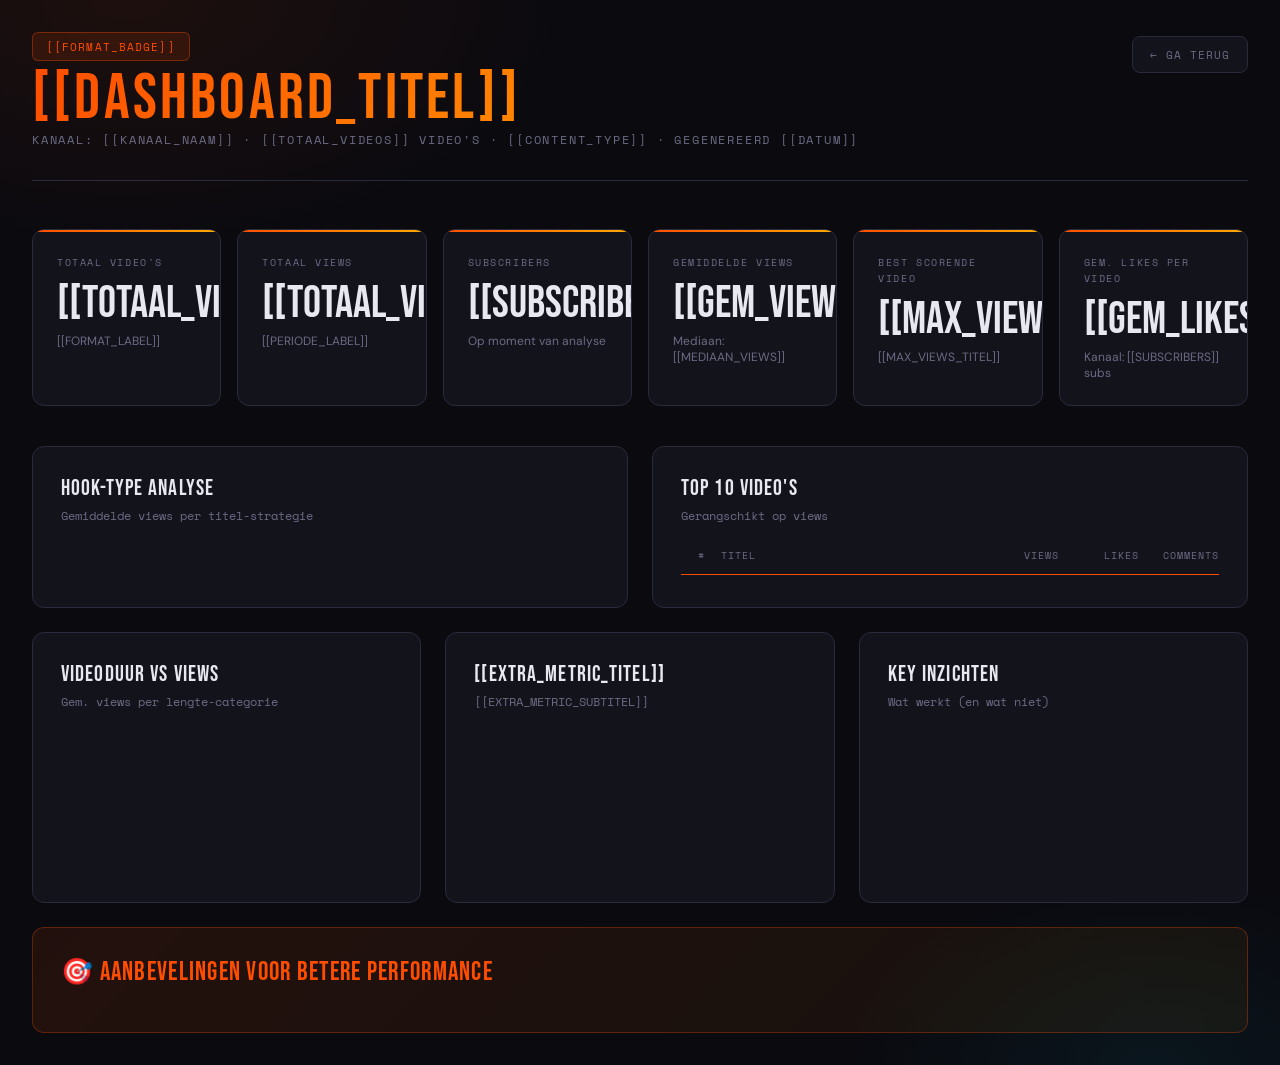
<file: youtube/dialo_analytics.html>
<!DOCTYPE html>
<!--
=============================================================
  YOUTUBE ANALYSE TEMPLATE — Yassin
  
  HOE TE GEBRUIKEN:
  Stuur dit bestand + je nieuwe CSV/JSON naar Claude met de prompt:
  
  "Analyseer deze dataset en vul de template in met de juiste data."
  
  Claude vervangt alle [[PLACEHOLDERS]] met de echte cijfers
  en past de hooks, top 10 en grafieken automatisch aan.
=============================================================
-->
<html lang="nl">
<head>
<meta charset="UTF-8">
<meta name="viewport" content="width=device-width, initial-scale=1.0">
<title>YouTube Analyse — [[KANAAL_NAAM]]</title>
<link href="https://fonts.googleapis.com/css2?family=Space+Mono:wght@400;700&family=Bebas+Neue&family=DM+Sans:wght@300;400;600&display=swap" rel="stylesheet">
<style>
  :root {
    --bg: #0a0a0f;
    --surface: #13131c;
    --surface2: #1c1c2a;
    --accent: #ff4d00;
    --accent2: #ffaa00;
    --accent3: #00cfff;
    --text: #e8e8f0;
    --muted: #6b6b85;
    --border: #2a2a3d;
    --good: #00e5a0;
    --bad: #ff4d67;
  }

  * { margin: 0; padding: 0; box-sizing: border-box; }

  body {
    background: var(--bg);
    color: var(--text);
    font-family: 'DM Sans', sans-serif;
    min-height: 100vh;
    padding: 2rem;
    background-image:
      radial-gradient(ellipse 60% 40% at 10% 0%, rgba(255,77,0,0.08) 0%, transparent 60%),
      radial-gradient(ellipse 40% 30% at 90% 100%, rgba(0,207,255,0.06) 0%, transparent 60%);
  }

  header {
    display: flex;
    align-items: flex-end;
    gap: 2rem;
    margin-bottom: 3rem;
    padding-bottom: 1.5rem;
    border-bottom: 1px solid var(--border);
    justify-content: space-between;
  }

  .btn-back {
    display: inline-flex;
    align-items: center;
    gap: 0.5rem;
    background: var(--surface);
    border: 1px solid var(--border);
    border-radius: 8px;
    padding: 0.55rem 1.1rem;
    font-family: 'Space Mono', monospace;
    font-size: 0.7rem;
    color: var(--muted);
    letter-spacing: 0.08em;
    text-decoration: none;
    text-transform: uppercase;
    transition: border-color 0.2s, color 0.2s;
    align-self: flex-start;
    margin-top: 0.25rem;
  }

  .btn-back:hover {
    border-color: var(--accent);
    color: var(--accent);
  }

  .logo-text {
    font-family: 'Bebas Neue', sans-serif;
    font-size: 4rem;
    line-height: 1;
    letter-spacing: 0.05em;
    background: linear-gradient(135deg, #ff4d00, #ffaa00);
    -webkit-background-clip: text;
    -webkit-text-fill-color: transparent;
  }

  .format-badge {
    display: inline-flex;
    align-items: center;
    gap: 0.4rem;
    background: rgba(255,77,0,0.12);
    border: 1px solid rgba(255,77,0,0.35);
    border-radius: 6px;
    padding: 0.3rem 0.8rem;
    font-family: 'Space Mono', monospace;
    font-size: 0.7rem;
    color: var(--accent);
    letter-spacing: 0.1em;
    margin-bottom: 0.4rem;
  }

  .header-sub {
    font-family: 'Space Mono', monospace;
    font-size: 0.75rem;
    color: var(--muted);
    text-transform: uppercase;
    letter-spacing: 0.15em;
    padding-bottom: 0.5rem;
  }

  .stats-grid {
    display: grid;
    grid-template-columns: repeat(4, 1fr);
    gap: 1rem;
    margin-bottom: 2.5rem;
  }

  .stat-card {
    background: var(--surface);
    border: 1px solid var(--border);
    border-radius: 12px;
    padding: 1.5rem;
    position: relative;
    overflow: hidden;
  }

  .stat-card::before {
    content: '';
    position: absolute;
    top: 0; left: 0; right: 0;
    height: 2px;
    background: linear-gradient(90deg, var(--accent), var(--accent2));
  }

  .stat-label {
    font-family: 'Space Mono', monospace;
    font-size: 0.65rem;
    text-transform: uppercase;
    letter-spacing: 0.15em;
    color: var(--muted);
    margin-bottom: 0.75rem;
  }

  .stat-value {
    font-family: 'Bebas Neue', sans-serif;
    font-size: 2.8rem;
    line-height: 1;
    color: var(--text);
  }

  .stat-sub { font-size: 0.75rem; color: var(--muted); margin-top: 0.4rem; }
  .stat-delta { font-size: 0.75rem; color: var(--good); margin-top: 0.4rem; font-weight: 600; }

  .grid-2 { display: grid; grid-template-columns: 1fr 1fr; gap: 1.5rem; margin-bottom: 1.5rem; }
  .grid-3 { display: grid; grid-template-columns: 1fr 1fr 1fr; gap: 1.5rem; margin-bottom: 1.5rem; }

  .card {
    background: var(--surface);
    border: 1px solid var(--border);
    border-radius: 12px;
    padding: 1.75rem;
  }

  .card-title {
    font-family: 'Bebas Neue', sans-serif;
    font-size: 1.4rem;
    letter-spacing: 0.05em;
    color: var(--text);
    margin-bottom: 0.3rem;
  }

  .card-subtitle { font-size: 0.75rem; color: var(--muted); margin-bottom: 1.5rem; font-family: 'Space Mono', monospace; }

  .hook-list { display: flex; flex-direction: column; gap: 0.9rem; }
  .hook-row { display: flex; flex-direction: column; gap: 0.35rem; }
  .hook-meta { display: flex; justify-content: space-between; align-items: baseline; }
  .hook-name { font-size: 0.85rem; font-weight: 600; }
  .hook-views { font-family: 'Space Mono', monospace; font-size: 0.75rem; color: var(--accent2); }
  .bar-track { height: 8px; background: var(--surface2); border-radius: 4px; overflow: hidden; }
  .bar-fill { height: 100%; border-radius: 4px; }
  .hook-count { font-size: 0.65rem; color: var(--muted); font-family: 'Space Mono', monospace; }

  .video-list { display: flex; flex-direction: column; gap: 0; }
  .video-row {
    display: grid;
    grid-template-columns: 1.5rem 1fr 5rem 4rem 4rem;
    gap: 1rem;
    align-items: center;
    padding: 0.75rem 0;
    border-bottom: 1px solid var(--border);
  }
  .video-row:hover { background: rgba(255,255,255,0.02); border-radius: 6px; }
  .video-rank { font-family: 'Bebas Neue', sans-serif; font-size: 1.1rem; color: var(--muted); }
  .video-rank.top3 { color: var(--accent2); }
  .video-title { font-size: 0.8rem; line-height: 1.4; color: var(--text); }
  .video-views { font-family: 'Space Mono', monospace; font-size: 0.78rem; color: var(--accent); text-align: right; }
  .video-likes { font-family: 'Space Mono', monospace; font-size: 0.75rem; color: var(--good); text-align: right; }
  .video-comments { font-family: 'Space Mono', monospace; font-size: 0.75rem; color: var(--accent3); text-align: right; }
  .table-header {
    display: grid;
    grid-template-columns: 1.5rem 1fr 5rem 4rem 4rem;
    gap: 1rem;
    padding-bottom: 0.75rem;
    border-bottom: 1px solid var(--accent);
    margin-bottom: 0.25rem;
  }
  .th { font-family: 'Space Mono', monospace; font-size: 0.6rem; text-transform: uppercase; letter-spacing: 0.1em; color: var(--muted); text-align: right; }
  .th:nth-child(2) { text-align: left; }

  .dur-chart { display: flex; align-items: flex-end; gap: 0.75rem; height: 140px; padding-top: 1rem; }
  .dur-bar-wrap { flex: 1; display: flex; flex-direction: column; align-items: center; gap: 0.5rem; height: 100%; justify-content: flex-end; }
  .dur-bar { width: 100%; border-radius: 6px 6px 0 0; display: flex; align-items: flex-start; justify-content: center; }
  .dur-label { font-family: 'Space Mono', monospace; font-size: 0.65rem; color: var(--muted); text-align: center; }
  .dur-val { font-family: 'Space Mono', monospace; font-size: 0.65rem; color: var(--text); padding-top: 0.3rem; }

  .hbar-list { display: flex; flex-direction: column; gap: 1rem; }
  .hbar-row { display: flex; align-items: center; gap: 1rem; }
  .hbar-label { font-size: 0.8rem; width: 90px; flex-shrink: 0; color: var(--text); }
  .hbar-wrap { flex: 1; }
  .hbar-val { font-family: 'Space Mono', monospace; font-size: 0.72rem; color: var(--accent2); width: 55px; text-align: right; flex-shrink: 0; }

  .insights { display: flex; flex-direction: column; gap: 1rem; }
  .insight { background: var(--surface2); border-radius: 8px; padding: 1rem 1.25rem; border-left: 3px solid var(--accent); font-size: 0.83rem; line-height: 1.6; }
  .insight.green { border-left-color: var(--good); }
  .insight.blue { border-left-color: var(--accent3); }
  .insight.yellow { border-left-color: var(--accent2); }
  .insight.red { border-left-color: var(--bad); }
  .insight strong { color: var(--accent2); }
  .insight.green strong { color: var(--good); }
  .insight.blue strong { color: var(--accent3); }
  .insight.red strong { color: var(--bad); }

  .verdict-box {
    background: linear-gradient(135deg, rgba(255,77,0,0.1), rgba(255,170,0,0.05));
    border: 1px solid rgba(255,77,0,0.3);
    border-radius: 12px;
    padding: 1.75rem;
    margin-top: 1.5rem;
  }
  .verdict-title { font-family: 'Bebas Neue', sans-serif; font-size: 1.6rem; color: var(--accent); margin-bottom: 1rem; letter-spacing: 0.05em; }
  .verdict-grid { display: grid; grid-template-columns: 1fr 1fr; gap: 1rem; }
  .verdict-item { display: flex; gap: 0.75rem; align-items: flex-start; font-size: 0.82rem; line-height: 1.5; }
  .verdict-icon { font-size: 1.1rem; flex-shrink: 0; margin-top: 0.1rem; }
</style>
</head>
<body>

<header>
  <div>
    <div class="format-badge">[[FORMAT_BADGE]]</div><!-- bijv. "▶ YouTube Shorts" of "▶ Long-form video's" -->
    <div class="logo-text">[[DASHBOARD_TITEL]]</div><!-- bijv. "Shorts Analyse" of "Video Analyse" -->
    <div class="header-sub">Kanaal: [[KANAAL_NAAM]] · [[TOTAAL_VIDEOS]] video's · [[CONTENT_TYPE]] · Gegenereerd [[DATUM]]</div>
  </div>
  <a class="btn-back" href="../dashboards/dashboard_tube.html">← Ga terug</a>
</header>

<!-- KPI CARDS -->
<div class="stats-grid" style="grid-template-columns: repeat(6, 1fr);">
  <div class="stat-card">
    <div class="stat-label">Totaal video's</div>
    <div class="stat-value">[[TOTAAL_VIDEOS]]</div>
    <div class="stat-sub">[[FORMAT_LABEL]]</div>
  </div>
  <div class="stat-card">
    <div class="stat-label">Totaal views</div>
    <div class="stat-value">[[TOTAAL_VIEWS]]</div><!-- bijv. "161.6K" of "2.3M" -->
    <div class="stat-sub">[[PERIODE_LABEL]]</div><!-- bijv. "23 feb – 8 mrt 2026" -->
  </div>
  <div class="stat-card">
    <div class="stat-label">Subscribers</div>
    <div class="stat-value">[[SUBSCRIBERS]]</div><!-- bijv. "184K" -->
    <div class="stat-sub">Op moment van analyse</div>
  </div>
  <div class="stat-card">
    <div class="stat-label">Gemiddelde views</div>
    <div class="stat-value">[[GEM_VIEWS]]</div>
    <div class="stat-sub">Mediaan: [[MEDIAAN_VIEWS]]</div>
  </div>
  <div class="stat-card">
    <div class="stat-label">Best scorende video</div>
    <div class="stat-value">[[MAX_VIEWS]]</div>
    <div class="stat-sub">[[MAX_VIEWS_TITEL]]</div>
  </div>
  <div class="stat-card">
    <div class="stat-label">Gem. likes per video</div>
    <div class="stat-value">[[GEM_LIKES]]</div>
    <div class="stat-sub">Kanaal: [[SUBSCRIBERS]] subs</div>
  </div>
</div>

<div class="grid-2">
  <!-- HOOK ANALYSE — Claude vult hookData[] in met echte cijfers -->
  <div class="card">
    <div class="card-title">Hook-type analyse</div>
    <div class="card-subtitle">Gemiddelde views per titel-strategie</div>
    <div class="hook-list" id="hookList"></div>
  </div>

  <!-- TOP 10 — Claude vult top10[] in met echte titels en cijfers -->
  <div class="card">
    <div class="card-title">Top 10 video's</div>
    <div class="card-subtitle">Gerangschikt op views</div>
    <div class="table-header">
      <div class="th">#</div>
      <div class="th">Titel</div>
      <div class="th">Views</div>
      <div class="th">Likes</div>
      <div class="th">Comments</div>
    </div>
    <div class="video-list" id="videoList"></div>
  </div>
</div>

<div class="grid-3">
  <!-- DUUR GRAFIEK — Claude vult durationData[] in -->
  <div class="card">
    <div class="card-title">Videoduur vs Views</div>
    <div class="card-subtitle">Gem. views per lengte-categorie</div>
    <div class="dur-chart" id="durChart"></div>
  </div>

  <!-- EXTRA METRIC — Claude kiest relevante metric (bijv. emoji's, hashtags, etc.) -->
  <div class="card">
    <div class="card-title">[[EXTRA_METRIC_TITEL]]</div><!-- bijv. "Emoji's in titel" of "Hashtags in titel" -->
    <div class="card-subtitle">[[EXTRA_METRIC_SUBTITEL]]</div>
    <div class="hbar-list" id="extraChart"></div>
  </div>

  <!-- INZICHTEN — Claude schrijft 4 relevante inzichten -->
  <div class="card">
    <div class="card-title">Key Inzichten</div>
    <div class="card-subtitle">Wat werkt (en wat niet)</div>
    <div class="insights" id="insightsList">
      <!-- Claude vult in, gebruik klassen: green / blue / yellow / red -->
      <!-- Voorbeeld:
      <div class="insight green">
        <strong>✅ Titel van inzicht.</strong> Uitleg met <strong>getal views</strong> erin.
      </div>
      -->
    </div>
  </div>
</div>

<!-- AANBEVELINGEN — Claude schrijft 6 concrete aanbevelingen -->
<div class="verdict-box">
  <div class="verdict-title">🎯 Aanbevelingen voor betere performance</div>
  <div class="verdict-grid" id="verdictGrid">
    <!-- Claude vult in. Voorbeeld:
    <div class="verdict-item">
      <div class="verdict-icon">⚔️</div>
      <div>Gebruik <strong>conflict-framing</strong>: "tegen", "vs", "fight" trekt meer klikken.</div>
    </div>
    -->
  </div>
</div>

<script>
// ============================================================
//  CLAUDE VERVANGT DEZE ARRAYS MET ECHTE DATA UIT DE DATASET
// ============================================================

const hookData = [
  // { hook: 'Naam van hook', count: X, avg_views: XXXX, color: '#hexkleur' },
  // Sorteer van hoog naar laag op avg_views
  // Gebruik onderscheidende kleuren per hook
  // [[CLAUDE_VULT_HOOKS_IN]]
];

const top10 = [
  // { title: 'Videotitel (max 52 tekens)', views: XXXX, likes: XX, comments: XX },
  // [[CLAUDE_VULT_TOP10_IN]]
];

const durationData = [
  // { bucket: 'label', count: X, avg_views: XXXX },
  // Kies buckets passend bij het format (Shorts: seconden, Long-form: minuten)
  // [[CLAUDE_VULT_DUUR_IN]]
];

const extraData = [
  // { label: 'label', avg_views: XXXX, count: X },
  // [[CLAUDE_VULT_EXTRA_METRIC_IN]]
];

// ============================================================
//  RENDERING — NIET AANPASSEN
// ============================================================

const durColors = ['#FF6B35', '#ffaa00', '#00e5a0', '#00cfff', '#a78bfa'];
const extraColors = ['#f87171', '#60a5fa', '#ffaa00', '#00e5a0'];

// Hooks
const maxViews = Math.max(...hookData.map(h => h.avg_views));
const hookList = document.getElementById('hookList');
hookData.forEach(h => {
  const pct = (h.avg_views / maxViews * 100).toFixed(1);
  hookList.innerHTML += `
    <div class="hook-row">
      <div class="hook-meta">
        <span class="hook-name">${h.hook}</span>
        <span class="hook-views">${h.avg_views.toLocaleString('nl-NL')} views</span>
      </div>
      <div class="bar-track">
        <div class="bar-fill" style="width:${pct}%; background: linear-gradient(90deg, ${h.color}88, ${h.color});"></div>
      </div>
      <div class="hook-count">${h.count} video's</div>
    </div>`;
});

// Top 10
const videoList = document.getElementById('videoList');
top10.forEach((v, i) => {
  const title = v.title.length > 52 ? v.title.slice(0,52)+'…' : v.title;
  videoList.innerHTML += `
    <div class="video-row">
      <div class="video-rank ${i < 3 ? 'top3' : ''}">${i+1}</div>
      <div class="video-title">${title}</div>
      <div class="video-views">${v.views.toLocaleString('nl-NL')}</div>
      <div class="video-likes">${v.likes}</div>
      <div class="video-comments">${v.comments}</div>
    </div>`;
});

// Duration
const maxDur = Math.max(...durationData.map(d => d.avg_views));
const durChart = document.getElementById('durChart');
durationData.forEach((d, i) => {
  const h = Math.round((d.avg_views / maxDur) * 110);
  durChart.innerHTML += `
    <div class="dur-bar-wrap">
      <div class="dur-val">${(d.avg_views/1000).toFixed(1)}k</div>
      <div class="dur-bar" style="height:${h}px; background: linear-gradient(180deg, ${durColors[i]}cc, ${durColors[i]}33);"></div>
      <div class="dur-label">${d.bucket}<br><span style="opacity:0.6">${d.count}×</span></div>
    </div>`;
});

// Extra metric
const maxExtra = Math.max(...extraData.map(e => e.avg_views));
const extraChart = document.getElementById('extraChart');
extraData.forEach((e, i) => {
  const pct = (e.avg_views / maxExtra * 100).toFixed(1);
  extraChart.innerHTML += `
    <div class="hbar-row">
      <div class="hbar-label">${e.label}</div>
      <div class="hbar-wrap">
        <div class="bar-track">
          <div class="bar-fill" style="width:${pct}%; background: ${extraColors[i] || '#ffaa00'};"></div>
        </div>
      </div>
      <div class="hbar-val">${e.avg_views.toLocaleString('nl-NL')}</div>
    </div>`;
});
</script>
</body>
</html>
</file>
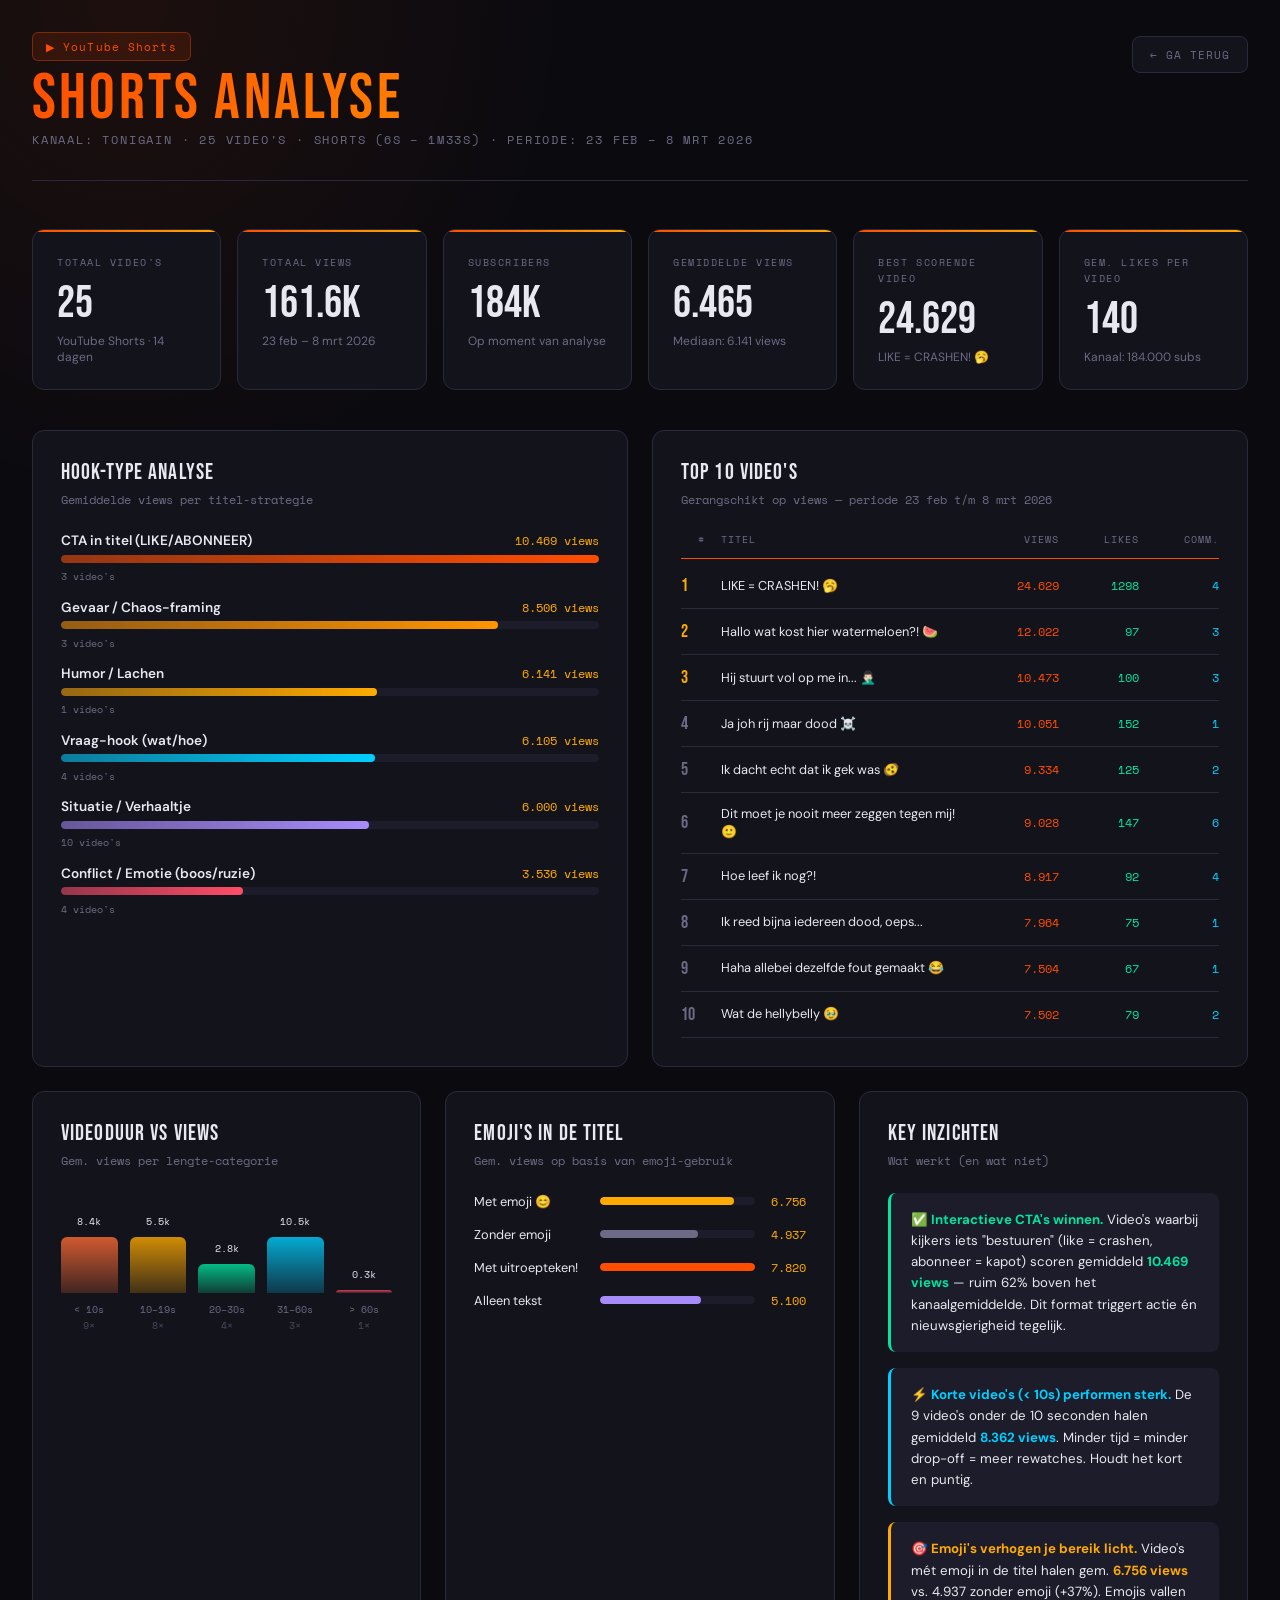
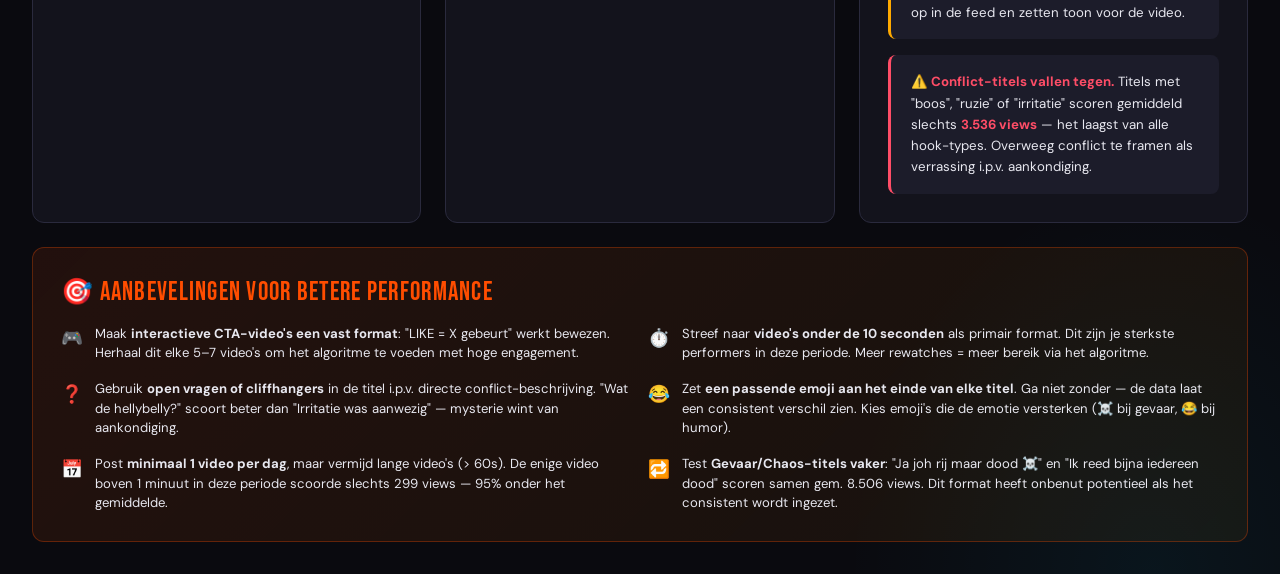
<file: youtube/tonigain_analytics.html>
<!DOCTYPE html>
<html lang="nl">
<head>
<meta charset="UTF-8">
<meta name="viewport" content="width=device-width, initial-scale=1.0">
<title>YouTube Analyse — ToniGain · 23 feb – 8 mrt 2026</title>
<link href="https://fonts.googleapis.com/css2?family=Space+Mono:wght@400;700&family=Bebas+Neue&family=DM+Sans:wght@300;400;600&display=swap" rel="stylesheet">
<style>
  :root {
    --bg: #0a0a0f;
    --surface: #13131c;
    --surface2: #1c1c2a;
    --accent: #ff4d00;
    --accent2: #ffaa00;
    --accent3: #00cfff;
    --text: #e8e8f0;
    --muted: #6b6b85;
    --border: #2a2a3d;
    --good: #00e5a0;
    --bad: #ff4d67;
  }

  * { margin: 0; padding: 0; box-sizing: border-box; }

  body {
    background: var(--bg);
    color: var(--text);
    font-family: 'DM Sans', sans-serif;
    min-height: 100vh;
    padding: 2rem;
    background-image:
      radial-gradient(ellipse 60% 40% at 10% 0%, rgba(255,77,0,0.08) 0%, transparent 60%),
      radial-gradient(ellipse 40% 30% at 90% 100%, rgba(0,207,255,0.06) 0%, transparent 60%);
  }

  header {
    display: flex;
    align-items: flex-end;
    gap: 2rem;
    margin-bottom: 3rem;
    padding-bottom: 1.5rem;
    border-bottom: 1px solid var(--border);
    justify-content: space-between;
  }

  .btn-back {
    display: inline-flex;
    align-items: center;
    gap: 0.5rem;
    background: var(--surface);
    border: 1px solid var(--border);
    border-radius: 8px;
    padding: 0.55rem 1.1rem;
    font-family: 'Space Mono', monospace;
    font-size: 0.7rem;
    color: var(--muted);
    letter-spacing: 0.08em;
    text-decoration: none;
    text-transform: uppercase;
    transition: border-color 0.2s, color 0.2s;
    align-self: flex-start;
    margin-top: 0.25rem;
  }

  .btn-back:hover {
    border-color: var(--accent);
    color: var(--accent);
  }

  .logo-text {
    font-family: 'Bebas Neue', sans-serif;
    font-size: 4rem;
    line-height: 1;
    letter-spacing: 0.05em;
    background: linear-gradient(135deg, #ff4d00, #ffaa00);
    -webkit-background-clip: text;
    -webkit-text-fill-color: transparent;
  }

  .format-badge {
    display: inline-flex;
    align-items: center;
    gap: 0.4rem;
    background: rgba(255,77,0,0.12);
    border: 1px solid rgba(255,77,0,0.35);
    border-radius: 6px;
    padding: 0.3rem 0.8rem;
    font-family: 'Space Mono', monospace;
    font-size: 0.7rem;
    color: var(--accent);
    letter-spacing: 0.1em;
    margin-bottom: 0.4rem;
  }

  .header-sub {
    font-family: 'Space Mono', monospace;
    font-size: 0.75rem;
    color: var(--muted);
    text-transform: uppercase;
    letter-spacing: 0.15em;
    padding-bottom: 0.5rem;
  }

  .stats-grid {
    display: grid;
    grid-template-columns: repeat(4, 1fr);
    gap: 1rem;
    margin-bottom: 2.5rem;
  }

  .stat-card {
    background: var(--surface);
    border: 1px solid var(--border);
    border-radius: 12px;
    padding: 1.5rem;
    position: relative;
    overflow: hidden;
  }

  .stat-card::before {
    content: '';
    position: absolute;
    top: 0; left: 0; right: 0;
    height: 2px;
    background: linear-gradient(90deg, var(--accent), var(--accent2));
  }

  .stat-label {
    font-family: 'Space Mono', monospace;
    font-size: 0.65rem;
    text-transform: uppercase;
    letter-spacing: 0.15em;
    color: var(--muted);
    margin-bottom: 0.75rem;
  }

  .stat-value {
    font-family: 'Bebas Neue', sans-serif;
    font-size: 2.8rem;
    line-height: 1;
    color: var(--text);
  }

  .stat-sub { font-size: 0.75rem; color: var(--muted); margin-top: 0.4rem; }
  .stat-delta { font-size: 0.75rem; color: var(--good); margin-top: 0.4rem; font-weight: 600; }

  .grid-2 { display: grid; grid-template-columns: 1fr 1fr; gap: 1.5rem; margin-bottom: 1.5rem; }
  .grid-3 { display: grid; grid-template-columns: 1fr 1fr 1fr; gap: 1.5rem; margin-bottom: 1.5rem; }

  .card {
    background: var(--surface);
    border: 1px solid var(--border);
    border-radius: 12px;
    padding: 1.75rem;
  }

  .card-title {
    font-family: 'Bebas Neue', sans-serif;
    font-size: 1.4rem;
    letter-spacing: 0.05em;
    color: var(--text);
    margin-bottom: 0.3rem;
  }

  .card-subtitle { font-size: 0.75rem; color: var(--muted); margin-bottom: 1.5rem; font-family: 'Space Mono', monospace; }

  .hook-list { display: flex; flex-direction: column; gap: 0.9rem; }
  .hook-row { display: flex; flex-direction: column; gap: 0.35rem; }
  .hook-meta { display: flex; justify-content: space-between; align-items: baseline; }
  .hook-name { font-size: 0.85rem; font-weight: 600; }
  .hook-views { font-family: 'Space Mono', monospace; font-size: 0.75rem; color: var(--accent2); }
  .bar-track { height: 8px; background: var(--surface2); border-radius: 4px; overflow: hidden; }
  .bar-fill { height: 100%; border-radius: 4px; }
  .hook-count { font-size: 0.65rem; color: var(--muted); font-family: 'Space Mono', monospace; }

  .video-list { display: flex; flex-direction: column; gap: 0; }
  .video-row {
    display: grid;
    grid-template-columns: 1.5rem 1fr 5rem 4rem 4rem;
    gap: 1rem;
    align-items: center;
    padding: 0.75rem 0;
    border-bottom: 1px solid var(--border);
  }
  .video-row:hover { background: rgba(255,255,255,0.02); border-radius: 6px; }
  .video-rank { font-family: 'Bebas Neue', sans-serif; font-size: 1.1rem; color: var(--muted); }
  .video-rank.top3 { color: var(--accent2); }
  .video-title { font-size: 0.8rem; line-height: 1.4; color: var(--text); }
  .video-views { font-family: 'Space Mono', monospace; font-size: 0.78rem; color: var(--accent); text-align: right; }
  .video-likes { font-family: 'Space Mono', monospace; font-size: 0.75rem; color: var(--good); text-align: right; }
  .video-comments { font-family: 'Space Mono', monospace; font-size: 0.75rem; color: var(--accent3); text-align: right; }
  .table-header {
    display: grid;
    grid-template-columns: 1.5rem 1fr 5rem 4rem 4rem;
    gap: 1rem;
    padding-bottom: 0.75rem;
    border-bottom: 1px solid var(--accent);
    margin-bottom: 0.25rem;
  }
  .th { font-family: 'Space Mono', monospace; font-size: 0.6rem; text-transform: uppercase; letter-spacing: 0.1em; color: var(--muted); text-align: right; }
  .th:nth-child(2) { text-align: left; }

  .dur-chart { display: flex; align-items: flex-end; gap: 0.75rem; height: 140px; padding-top: 1rem; }
  .dur-bar-wrap { flex: 1; display: flex; flex-direction: column; align-items: center; gap: 0.5rem; height: 100%; justify-content: flex-end; }
  .dur-bar { width: 100%; border-radius: 6px 6px 0 0; display: flex; align-items: flex-start; justify-content: center; }
  .dur-label { font-family: 'Space Mono', monospace; font-size: 0.65rem; color: var(--muted); text-align: center; }
  .dur-val { font-family: 'Space Mono', monospace; font-size: 0.65rem; color: var(--text); padding-top: 0.3rem; }

  .hbar-list { display: flex; flex-direction: column; gap: 1rem; }
  .hbar-row { display: flex; align-items: center; gap: 1rem; }
  .hbar-label { font-size: 0.8rem; width: 110px; flex-shrink: 0; color: var(--text); }
  .hbar-wrap { flex: 1; }
  .hbar-val { font-family: 'Space Mono', monospace; font-size: 0.72rem; color: var(--accent2); white-space: nowrap; }

  .insights { display: flex; flex-direction: column; gap: 1rem; }
  .insight { background: var(--surface2); border-radius: 8px; padding: 1rem 1.25rem; border-left: 3px solid var(--accent); font-size: 0.83rem; line-height: 1.6; }
  .insight.green { border-left-color: var(--good); }
  .insight.blue { border-left-color: var(--accent3); }
  .insight.yellow { border-left-color: var(--accent2); }
  .insight.red { border-left-color: var(--bad); }
  .insight strong { color: var(--accent2); }
  .insight.green strong { color: var(--good); }
  .insight.blue strong { color: var(--accent3); }
  .insight.red strong { color: var(--bad); }

  .verdict-box {
    background: linear-gradient(135deg, rgba(255,77,0,0.1), rgba(255,170,0,0.05));
    border: 1px solid rgba(255,77,0,0.3);
    border-radius: 12px;
    padding: 1.75rem;
    margin-top: 1.5rem;
  }
  .verdict-title { font-family: 'Bebas Neue', sans-serif; font-size: 1.6rem; color: var(--accent); margin-bottom: 1rem; letter-spacing: 0.05em; }
  .verdict-grid { display: grid; grid-template-columns: 1fr 1fr; gap: 1rem; }
  .verdict-item { display: flex; gap: 0.75rem; align-items: flex-start; font-size: 0.82rem; line-height: 1.5; }
  .verdict-icon { font-size: 1.1rem; flex-shrink: 0; margin-top: 0.1rem; }
</style>
</head>
<body>

<header>
  <div>
    <div class="format-badge">▶ YouTube Shorts</div>
    <div class="logo-text">Shorts Analyse</div>
    <div class="header-sub">Kanaal: ToniGain · 25 video's · Shorts (6s – 1m33s) · Periode: 23 feb – 8 mrt 2026</div>
  </div>
  <a class="btn-back" href="../dashboards/dashboard_tube.html">← Ga terug</a>
</header>

<!-- KPI CARDS -->
<div class="stats-grid" style="grid-template-columns: repeat(6, 1fr);">
  <div class="stat-card">
    <div class="stat-label">Totaal video's</div>
    <div class="stat-value">25</div>
    <div class="stat-sub">YouTube Shorts · 14 dagen</div>
  </div>
  <div class="stat-card">
    <div class="stat-label">Totaal views</div>
    <div class="stat-value">161.6K</div>
    <div class="stat-sub">23 feb – 8 mrt 2026</div>
  </div>
  <div class="stat-card">
    <div class="stat-label">Subscribers</div>
    <div class="stat-value">184K</div>
    <div class="stat-sub">Op moment van analyse</div>
  </div>
  <div class="stat-card">
    <div class="stat-label">Gemiddelde views</div>
    <div class="stat-value">6.465</div>
    <div class="stat-sub">Mediaan: 6.141 views</div>
  </div>
  <div class="stat-card">
    <div class="stat-label">Best scorende video</div>
    <div class="stat-value">24.629</div>
    <div class="stat-sub">LIKE = CRASHEN! 🥱</div>
  </div>
  <div class="stat-card">
    <div class="stat-label">Gem. likes per video</div>
    <div class="stat-value">140</div>
    <div class="stat-sub">Kanaal: 184.000 subs</div>
  </div>
</div>

<div class="grid-2">
  <!-- HOOK ANALYSE -->
  <div class="card">
    <div class="card-title">Hook-type analyse</div>
    <div class="card-subtitle">Gemiddelde views per titel-strategie</div>
    <div class="hook-list" id="hookList"></div>
  </div>

  <!-- TOP 10 -->
  <div class="card">
    <div class="card-title">Top 10 video's</div>
    <div class="card-subtitle">Gerangschikt op views — periode 23 feb t/m 8 mrt 2026</div>
    <div class="table-header">
      <div class="th">#</div>
      <div class="th">Titel</div>
      <div class="th">Views</div>
      <div class="th">Likes</div>
      <div class="th">Comm.</div>
    </div>
    <div class="video-list" id="videoList"></div>
  </div>
</div>

<div class="grid-3">
  <!-- DUUR GRAFIEK -->
  <div class="card">
    <div class="card-title">Videoduur vs Views</div>
    <div class="card-subtitle">Gem. views per lengte-categorie</div>
    <div class="dur-chart" id="durChart"></div>
  </div>

  <!-- EMOJI ANALYSE -->
  <div class="card">
    <div class="card-title">Emoji's in de titel</div>
    <div class="card-subtitle">Gem. views op basis van emoji-gebruik</div>
    <div class="hbar-list" id="extraChart"></div>
  </div>

  <!-- INZICHTEN -->
  <div class="card">
    <div class="card-title">Key Inzichten</div>
    <div class="card-subtitle">Wat werkt (en wat niet)</div>
    <div class="insights" id="insightsList">
      <div class="insight green">
        <strong>✅ Interactieve CTA's winnen.</strong> Video's waarbij kijkers iets "bestuuren" (like = crashen, abonneer = kapot) scoren gemiddeld <strong>10.469 views</strong> — ruim 62% boven het kanaalgemiddelde. Dit format triggert actie én nieuwsgierigheid tegelijk.
      </div>
      <div class="insight blue">
        <strong>⚡ Korte video's (< 10s) performen sterk.</strong> De 9 video's onder de 10 seconden halen gemiddeld <strong>8.362 views</strong>. Minder tijd = minder drop-off = meer rewatches. Houdt het kort en puntig.
      </div>
      <div class="insight yellow">
        <strong>🎯 Emoji's verhogen je bereik licht.</strong> Video's mét emoji in de titel halen gem. <strong>6.756 views</strong> vs. 4.937 zonder emoji (+37%). Emojis vallen op in de feed en zetten toon voor de video.
      </div>
      <div class="insight red">
        <strong>⚠️ Conflict-titels vallen tegen.</strong> Titels met "boos", "ruzie" of "irritatie" scoren gemiddeld slechts <strong>3.536 views</strong> — het laagst van alle hook-types. Overweeg conflict te framen als verrassing i.p.v. aankondiging.
      </div>
    </div>
  </div>
</div>

<!-- AANBEVELINGEN -->
<div class="verdict-box">
  <div class="verdict-title">🎯 Aanbevelingen voor betere performance</div>
  <div class="verdict-grid" id="verdictGrid">
    <div class="verdict-item">
      <div class="verdict-icon">🎮</div>
      <div>Maak <strong>interactieve CTA-video's een vast format</strong>: "LIKE = X gebeurt" werkt bewezen. Herhaal dit elke 5–7 video's om het algoritme te voeden met hoge engagement.</div>
    </div>
    <div class="verdict-item">
      <div class="verdict-icon">⏱️</div>
      <div>Streef naar <strong>video's onder de 10 seconden</strong> als primair format. Dit zijn je sterkste performers in deze periode. Meer rewatches = meer bereik via het algoritme.</div>
    </div>
    <div class="verdict-item">
      <div class="verdict-icon">❓</div>
      <div>Gebruik <strong>open vragen of cliffhangers</strong> in de titel i.p.v. directe conflict-beschrijving. "Wat de hellybelly?" scoort beter dan "Irritatie was aanwezig" — mysterie wint van aankondiging.</div>
    </div>
    <div class="verdict-item">
      <div class="verdict-icon">😂</div>
      <div>Zet <strong>een passende emoji aan het einde van elke titel</strong>. Ga niet zonder — de data laat een consistent verschil zien. Kies emoji's die de emotie versterken (☠️ bij gevaar, 😂 bij humor).</div>
    </div>
    <div class="verdict-item">
      <div class="verdict-icon">📅</div>
      <div>Post <strong>minimaal 1 video per dag</strong>, maar vermijd lange video's (> 60s). De enige video boven 1 minuut in deze periode scoorde slechts 299 views — 95% onder het gemiddelde.</div>
    </div>
    <div class="verdict-item">
      <div class="verdict-icon">🔁</div>
      <div>Test <strong>Gevaar/Chaos-titels vaker</strong>: "Ja joh rij maar dood ☠️" en "Ik reed bijna iedereen dood" scoren samen gem. 8.506 views. Dit format heeft onbenut potentieel als het consistent wordt ingezet.</div>
    </div>
  </div>
</div>

<script>
// ============================================================
//  DATA — ToniGain · 23 feb – 8 mrt 2026
// ============================================================

const hookData = [
  { hook: 'CTA in titel (LIKE/ABONNEER)', count: 3, avg_views: 10469, color: '#ff4d00' },
  { hook: 'Gevaar / Chaos-framing',       count: 3, avg_views: 8506,  color: '#ff9500' },
  { hook: 'Humor / Lachen',               count: 1, avg_views: 6141,  color: '#ffaa00' },
  { hook: 'Vraag-hook (wat/hoe)',          count: 4, avg_views: 6105,  color: '#00cfff' },
  { hook: 'Situatie / Verhaaltje',        count: 10, avg_views: 6000, color: '#a78bfa' },
  { hook: 'Conflict / Emotie (boos/ruzie)', count: 4, avg_views: 3536, color: '#ff4d67' },
];

const top10 = [
  { title: 'LIKE = CRASHEN! 🥱',                           views: 24629, likes: 1298, comments: 4 },
  { title: 'Hallo wat kost hier watermeloen?! 🍉',         views: 12022, likes: 97,   comments: 3 },
  { title: 'Hij stuurt vol op me in... 🤦🏻‍♂️',              views: 10473, likes: 100,  comments: 3 },
  { title: 'Ja joh rij maar dood ☠️',                      views: 10051, likes: 152,  comments: 1 },
  { title: 'Ik dacht echt dat ik gek was 🫨',              views: 9334,  likes: 125,  comments: 2 },
  { title: 'Dit moet je nooit meer zeggen tegen mij! 🙂',  views: 9028,  likes: 147,  comments: 6 },
  { title: 'Hoe leef ik nog?!',                            views: 8917,  likes: 92,   comments: 4 },
  { title: 'Ik reed bijna iedereen dood, oeps...',         views: 7964,  likes: 75,   comments: 1 },
  { title: 'Haha allebei dezelfde fout gemaakt 😂',        views: 7504,  likes: 67,   comments: 1 },
  { title: 'Wat de hellybelly 🥹',                         views: 7502,  likes: 79,   comments: 2 },
];

const durationData = [
  { bucket: '< 10s',   count: 9, avg_views: 8362  },
  { bucket: '10–19s',  count: 8, avg_views: 5457  },
  { bucket: '20–30s',  count: 4, avg_views: 2753  },
  { bucket: '31–60s',  count: 3, avg_views: 10469 },
  { bucket: '> 60s',   count: 1, avg_views: 299   },
];

const extraData = [
  { label: 'Met emoji 😊',    avg_views: 6756, count: 21 },
  { label: 'Zonder emoji',    avg_views: 4937, count: 4  },
  { label: 'Met uitroepteken!', avg_views: 7820, count: 8  },
  { label: 'Alleen tekst',    avg_views: 5100, count: 5  },
];

// ============================================================
//  RENDERING
// ============================================================

const durColors = ['#FF6B35', '#ffaa00', '#00e5a0', '#00cfff', '#ff4d67'];
const extraColors = ['#ffaa00', '#6b6b85', '#ff4d00', '#a78bfa'];

// Hooks
const maxViews = Math.max(...hookData.map(h => h.avg_views));
const hookList = document.getElementById('hookList');
hookData.forEach(h => {
  const pct = (h.avg_views / maxViews * 100).toFixed(1);
  hookList.innerHTML += `
    <div class="hook-row">
      <div class="hook-meta">
        <span class="hook-name">${h.hook}</span>
        <span class="hook-views">${h.avg_views.toLocaleString('nl-NL')} views</span>
      </div>
      <div class="bar-track">
        <div class="bar-fill" style="width:${pct}%; background: linear-gradient(90deg, ${h.color}88, ${h.color});"></div>
      </div>
      <div class="hook-count">${h.count} video's</div>
    </div>`;
});

// Top 10
const videoList = document.getElementById('videoList');
top10.forEach((v, i) => {
  const title = v.title.length > 52 ? v.title.slice(0,52)+'…' : v.title;
  videoList.innerHTML += `
    <div class="video-row">
      <div class="video-rank ${i < 3 ? 'top3' : ''}">${i+1}</div>
      <div class="video-title">${title}</div>
      <div class="video-views">${v.views.toLocaleString('nl-NL')}</div>
      <div class="video-likes">${v.likes}</div>
      <div class="video-comments">${v.comments}</div>
    </div>`;
});

// Duration
const maxDur = Math.max(...durationData.map(d => d.avg_views));
const durChart = document.getElementById('durChart');
durationData.forEach((d, i) => {
  const h = Math.round((d.avg_views / maxDur) * 110);
  durChart.innerHTML += `
    <div class="dur-bar-wrap">
      <div class="dur-val">${(d.avg_views/1000).toFixed(1)}k</div>
      <div class="dur-bar" style="height:${h}px; background: linear-gradient(180deg, ${durColors[i]}cc, ${durColors[i]}33);"></div>
      <div class="dur-label">${d.bucket}<br><span style="opacity:0.6">${d.count}×</span></div>
    </div>`;
});

// Extra metric
const maxExtra = Math.max(...extraData.map(e => e.avg_views));
const extraChart = document.getElementById('extraChart');
extraData.forEach((e, i) => {
  const pct = (e.avg_views / maxExtra * 100).toFixed(1);
  extraChart.innerHTML += `
    <div class="hbar-row">
      <div class="hbar-label">${e.label}</div>
      <div class="hbar-wrap">
        <div class="bar-track">
          <div class="bar-fill" style="width:${pct}%; background: ${extraColors[i] || '#ffaa00'};"></div>
        </div>
      </div>
      <div class="hbar-val">${e.avg_views.toLocaleString('nl-NL')}</div>
    </div>`;
});
</script>
</body>
</html>
</file>
<file: css/landing.css>
:root {
    --bg: #0a0a0f;
    --surface: #13131c;
    --surface2: #1c1c2a;
    --accent: #ff4d00;
    --accent2: #ffaa00;
    --accent3: #00cfff;
    --text: #e8e8f0;
    --muted: #6b6b85;
    --border: #2a2a3d;
    --good: #00e5a0;
    --bad: #ff4d67;
  }

  * { margin: 0; padding: 0; box-sizing: border-box; }

  body {
    background: var(--bg);
    color: var(--text);
    font-family: 'DM Sans', sans-serif;
    min-height: 100vh;
    display: flex;
    flex-direction: column;
    align-items: center;
    justify-content: center;
    padding: 2rem;
    background-image:
      radial-gradient(ellipse 60% 40% at 10% 0%, rgba(255,77,0,0.08) 0%, transparent 60%),
      radial-gradient(ellipse 40% 30% at 90% 100%, rgba(0,207,255,0.06) 0%, transparent 60%);
  }

  .container {
    width: 100%;
    max-width: 480px;
    display: flex;
    flex-direction: column;
    gap: 1.5rem;
  }

  /* Header */
  .logo-wrap {
    display: flex;
    flex-direction: column;
    gap: 0.4rem;
    padding-bottom: 1.5rem;
    border-bottom: 1px solid var(--border);
  }

  .format-badge {
    display: inline-flex;
    align-items: center;
    gap: 0.4rem;
    background: rgba(255,77,0,0.12);
    border: 1px solid rgba(255,77,0,0.35);
    border-radius: 6px;
    padding: 0.3rem 0.8rem;
    font-family: 'Space Mono', monospace;
    font-size: 0.7rem;
    color: var(--accent);
    letter-spacing: 0.1em;
    width: fit-content;
  }

  .logo-text {
    font-family: 'Bebas Neue', sans-serif;
    font-size: 4rem;
    line-height: 1;
    letter-spacing: 0.05em;
    background: linear-gradient(135deg, #ff4d00, #ffaa00);
    -webkit-background-clip: text;
    -webkit-text-fill-color: transparent;
  }

  .header-sub {
    font-family: 'Space Mono', monospace;
    font-size: 0.75rem;
    color: var(--muted);
    text-transform: uppercase;
    letter-spacing: 0.15em;
  }

  /* Info card */
  .card {
    background: var(--surface);
    border: 1px solid var(--border);
    border-radius: 12px;
    padding: 1.75rem;
    position: relative;
    overflow: hidden;
  }

  .card::before {
    content: '';
    position: absolute;
    top: 0; left: 0; right: 0;
    height: 2px;
    background: linear-gradient(90deg, var(--accent), var(--accent2));
  }

  .card-title {
    font-family: 'Bebas Neue', sans-serif;
    font-size: 1.4rem;
    letter-spacing: 0.05em;
    color: var(--text);
    margin-bottom: 0.3rem;
  }

  .card-subtitle {
    font-size: 0.75rem;
    color: var(--muted);
    margin-bottom: 1.25rem;
    font-family: 'Space Mono', monospace;
  }

  .card p {
    font-size: 0.875rem;
    color: var(--text);
    line-height: 1.7;
    opacity: 0.85;
  }

  /* Wachtwoord card */
  .lock-card {
    background: var(--surface);
    border: 1px solid var(--border);
    border-radius: 12px;
    padding: 1.75rem;
    position: relative;
    overflow: hidden;
    display: flex;
    flex-direction: column;
    gap: 1rem;
  }

  .lock-card::before {
    content: '';
    position: absolute;
    top: 0; left: 0; right: 0;
    height: 2px;
    background: linear-gradient(90deg, var(--accent3), var(--accent));
  }

  .input-label {
    font-family: 'Space Mono', monospace;
    font-size: 0.65rem;
    text-transform: uppercase;
    letter-spacing: 0.15em;
    color: var(--muted);
    margin-bottom: 0.4rem;
  }

  .input-wrap {
    display: flex;
    gap: 0.75rem;
    align-items: stretch;
  }

  input[type="password"] {
    flex: 1;
    background: var(--surface2);
    border: 1px solid var(--border);
    border-radius: 8px;
    padding: 0.75rem 1rem;
    color: var(--text);
    font-family: 'Space Mono', monospace;
    font-size: 0.85rem;
    letter-spacing: 0.15em;
    outline: none;
    transition: border-color 0.2s;
  }

  input[type="password"]:focus {
    border-color: var(--accent);
  }

  input[type="password"]::placeholder {
    color: var(--muted);
    letter-spacing: 0.05em;
  }

  .btn {
    background: linear-gradient(135deg, var(--accent), var(--accent2));
    border: none;
    border-radius: 8px;
    padding: 0.75rem 1.5rem;
    color: #fff;
    font-family: 'Bebas Neue', sans-serif;
    font-size: 1rem;
    letter-spacing: 0.1em;
    cursor: pointer;
    transition: opacity 0.2s, transform 0.1s;
    white-space: nowrap;
  }

  .btn:hover { opacity: 0.85; }
  .btn:active { transform: scale(0.98); }

  .error-msg {
    font-family: 'Space Mono', monospace;
    font-size: 0.7rem;
    color: var(--bad);
    letter-spacing: 0.05em;
    display: none;
  }

  .error-msg.visible { display: block; }

  /* Footer */
  .footer {
    font-family: 'Space Mono', monospace;
    font-size: 0.65rem;
    color: var(--muted);
    text-align: center;
    letter-spacing: 0.1em;
    text-transform: uppercase;
  }
</file>
<file: css/dashboard.css>
:root {
  --bg: #0a0a0f;
  --surface: #13131c;
  --surface2: #1c1c2a;
  --accent: #ff4d00;
  --accent2: #ffaa00;
  --accent3: #00cfff;
  --text: #e8e8f0;
  --muted: #6b6b85;
  --border: #2a2a3d;
  --good: #00e5a0;
  --bad: #ff4d67;
}

* { margin: 0; padding: 0; box-sizing: border-box; }

body {
  background: var(--bg);
  color: var(--text);
  font-family: 'DM Sans', sans-serif;
  min-height: 100vh;
  padding: 2rem;
  background-image:
    radial-gradient(ellipse 60% 40% at 10% 0%, rgba(255,77,0,0.08) 0%, transparent 60%),
    radial-gradient(ellipse 40% 30% at 90% 100%, rgba(0,207,255,0.06) 0%, transparent 60%);
}

/* ── Header ── */
header {
  display: flex;
  align-items: flex-end;
  gap: 2rem;
  margin-bottom: 3rem;
  padding-bottom: 1.5rem;
  border-bottom: 1px solid var(--border);
}

.format-badge {
  display: inline-flex;
  align-items: center;
  gap: 0.4rem;
  background: rgba(255,77,0,0.12);
  border: 1px solid rgba(255,77,0,0.35);
  border-radius: 6px;
  padding: 0.3rem 0.8rem;
  font-family: 'Space Mono', monospace;
  font-size: 0.7rem;
  color: var(--accent);
  letter-spacing: 0.1em;
  margin-bottom: 0.4rem;
}

.logo-text {
  font-family: 'Bebas Neue', sans-serif;
  font-size: 4rem;
  line-height: 1;
  letter-spacing: 0.05em;
  background: linear-gradient(135deg, #ff4d00, #ffaa00);
  -webkit-background-clip: text;
  -webkit-text-fill-color: transparent;
}

.header-sub {
  font-family: 'Space Mono', monospace;
  font-size: 0.75rem;
  color: var(--muted);
  text-transform: uppercase;
  letter-spacing: 0.15em;
  padding-bottom: 0.5rem;
}

/* ── Section title ── */
.section-label {
  font-family: 'Space Mono', monospace;
  font-size: 0.65rem;
  text-transform: uppercase;
  letter-spacing: 0.15em;
  color: var(--muted);
  margin-bottom: 1.25rem;
}

/* ── Creator grid ── */
.creator-grid {
  display: grid;
  grid-template-columns: repeat(auto-fill, minmax(200px, 1fr));
  gap: 1.25rem;
}

/* ── Creator card ── */
.creator-card {
  background: var(--surface);
  border: 1px solid var(--border);
  border-radius: 14px;
  padding: 1.75rem 1.25rem 1.5rem;
  display: flex;
  flex-direction: column;
  align-items: center;
  gap: 1rem;
  cursor: pointer;
  text-decoration: none;
  color: inherit;
  position: relative;
  overflow: hidden;
  transition: border-color 0.2s, transform 0.2s, box-shadow 0.2s;
}

.creator-card::before {
  content: '';
  position: absolute;
  top: 0; left: 0; right: 0;
  height: 2px;
  background: linear-gradient(90deg, var(--accent), var(--accent2));
  opacity: 0;
  transition: opacity 0.2s;
}

.creator-card:hover {
  border-color: rgba(255, 77, 0, 0.4);
  transform: translateY(-4px);
  box-shadow: 0 12px 32px rgba(255, 77, 0, 0.1);
}

.creator-card:hover::before {
  opacity: 1;
}

/* Avatar */
.avatar-wrap {
  width: 90px;
  height: 90px;
  border-radius: 50%;
  overflow: hidden;
  border: 2px solid var(--border);
  transition: border-color 0.2s;
  flex-shrink: 0;
}

.creator-card:hover .avatar-wrap {
  border-color: var(--accent);
}

.avatar-wrap img {
  width: 100%;
  height: 100%;
  object-fit: cover;
  display: block;
}

/* Name */
.creator-name {
  font-family: 'Bebas Neue', sans-serif;
  font-size: 1.4rem;
  letter-spacing: 0.06em;
  color: var(--text);
  text-align: center;
}

/* Arrow indicator */
.creator-arrow {
  font-family: 'Space Mono', monospace;
  font-size: 0.65rem;
  color: var(--muted);
  letter-spacing: 0.1em;
  text-transform: uppercase;
  transition: color 0.2s;
}

.creator-card:hover .creator-arrow {
  color: var(--accent2);
}

/* ── Footer ── */
.footer {
  font-family: 'Space Mono', monospace;
  font-size: 0.65rem;
  color: var(--muted);
  text-align: center;
  letter-spacing: 0.1em;
  text-transform: uppercase;
  margin-top: 3rem;
}
</file>
<file: css/platform.css>
@import url('https://fonts.googleapis.com/css2?family=Bebas+Neue&family=Space+Mono:wght@400;700&family=DM+Sans:wght@300;400;600&display=swap');

:root {
  --bg: #0a0a0f;
  --surface: #13131c;
  --surface2: #1c1c2a;
  --accent: #ff4d00;
  --accent2: #ffaa00;
  --accent3: #00cfff;
  --text: #e8e8f0;
  --muted: #6b6b85;
  --border: #2a2a3d;
  --yt-red: #ff4d00;
  --yt-red2: #ffaa00;
  --tt-pink: #ff2d55;
  --tt-cyan: #00f2ea;
}

*, *::before, *::after {
  margin: 0;
  padding: 0;
  box-sizing: border-box;
}

body {
  background: var(--bg);
  color: var(--text);
  font-family: 'DM Sans', sans-serif;
  min-height: 100vh;
  display: flex;
  flex-direction: column;
  align-items: center;
  justify-content: center;
  overflow: hidden;
  background-image:
    radial-gradient(ellipse 55% 45% at 15% 10%, rgba(255, 77, 0, 0.07) 0%, transparent 65%),
    radial-gradient(ellipse 45% 35% at 85% 90%, rgba(0, 207, 255, 0.05) 0%, transparent 60%);
}

/* Animated grid background */
body::before {
  content: '';
  position: fixed;
  inset: 0;
  background-image:
    linear-gradient(rgba(255,255,255,0.015) 1px, transparent 1px),
    linear-gradient(90deg, rgba(255,255,255,0.015) 1px, transparent 1px);
  background-size: 60px 60px;
  pointer-events: none;
  z-index: 0;
}

/* Noise grain overlay */
body::after {
  content: '';
  position: fixed;
  inset: 0;
  background-image: url("data:image/svg+xml,%3Csvg viewBox='0 0 256 256' xmlns='http://www.w3.org/2000/svg'%3E%3Cfilter id='noise'%3E%3CfeTurbulence type='fractalNoise' baseFrequency='0.9' numOctaves='4' stitchTiles='stitch'/%3E%3C/filter%3E%3Crect width='100%25' height='100%25' filter='url(%23noise)' opacity='0.04'/%3E%3C/svg%3E");
  pointer-events: none;
  z-index: 0;
  opacity: 0.4;
}

.wrapper {
  position: relative;
  z-index: 1;
  display: flex;
  flex-direction: column;
  align-items: center;
  gap: 3.5rem;
  width: 100%;
  max-width: 900px;
  padding: 2rem;
}

/* Header */
.header {
  text-align: center;
  opacity: 0;
  animation: fadeUp 0.7s ease forwards;
}

.header-label {
  font-family: 'Space Mono', monospace;
  font-size: 0.7rem;
  text-transform: uppercase;
  letter-spacing: 0.25em;
  color: var(--muted);
  margin-bottom: 0.75rem;
}

.header-title {
  font-family: 'Bebas Neue', sans-serif;
  font-size: clamp(3rem, 8vw, 5.5rem);
  line-height: 1;
  letter-spacing: 0.04em;
  background: linear-gradient(135deg, #ff4d00 0%, #ffaa00 60%, #fff 100%);
  -webkit-background-clip: text;
  -webkit-text-fill-color: transparent;
  background-clip: text;
}

.header-sub {
  font-size: 0.9rem;
  color: var(--muted);
  margin-top: 0.75rem;
  font-weight: 300;
  letter-spacing: 0.04em;
}

/* Platform cards */
.platforms {
  display: grid;
  grid-template-columns: 1fr 1fr;
  gap: 1.5rem;
  width: 100%;
}

.platform-card {
  position: relative;
  display: flex;
  flex-direction: column;
  align-items: center;
  justify-content: center;
  gap: 1.5rem;
  padding: 3rem 2rem;
  background: var(--surface);
  border: 1px solid var(--border);
  border-radius: 16px;
  text-decoration: none;
  color: var(--text);
  cursor: pointer;
  overflow: hidden;
  transition: transform 0.35s cubic-bezier(0.34, 1.56, 0.64, 1), border-color 0.3s ease, box-shadow 0.3s ease;
  opacity: 0;
}

.platform-card:nth-child(1) { animation: fadeUp 0.7s ease 0.15s forwards; }
.platform-card:nth-child(2) { animation: fadeUp 0.7s ease 0.28s forwards; }

/* Glow layer */
.platform-card::before {
  content: '';
  position: absolute;
  inset: 0;
  opacity: 0;
  transition: opacity 0.4s ease;
  border-radius: 16px;
  pointer-events: none;
}

.platform-card.youtube::before {
  background: radial-gradient(ellipse 80% 80% at 50% 110%, rgba(255, 77, 0, 0.18) 0%, transparent 70%);
}

.platform-card.tiktok::before {
  background: radial-gradient(ellipse 80% 80% at 50% 110%, rgba(255, 45, 85, 0.15) 0%, transparent 70%);
}

.platform-card:hover::before { opacity: 1; }

.platform-card.youtube:hover {
  border-color: rgba(255, 77, 0, 0.5);
  box-shadow: 0 0 40px rgba(255, 77, 0, 0.12), 0 20px 60px rgba(0,0,0,0.4);
  transform: translateY(-6px) scale(1.01);
}

.platform-card.tiktok:hover {
  border-color: rgba(255, 45, 85, 0.5);
  box-shadow: 0 0 40px rgba(0, 242, 234, 0.08), 0 20px 60px rgba(0,0,0,0.4);
  transform: translateY(-6px) scale(1.01);
}

/* Icon */
.platform-icon {
  width: 72px;
  height: 72px;
  display: flex;
  align-items: center;
  justify-content: center;
  border-radius: 18px;
  transition: transform 0.35s cubic-bezier(0.34, 1.56, 0.64, 1);
}

.platform-card:hover .platform-icon {
  transform: scale(1.12) rotate(-3deg);
}

.platform-icon svg {
  width: 42px;
  height: 42px;
}

.youtube .platform-icon {
  background: rgba(255, 77, 0, 0.12);
  border: 1px solid rgba(255, 77, 0, 0.25);
}

.tiktok .platform-icon {
  background: rgba(255, 45, 85, 0.1);
  border: 1px solid rgba(255, 45, 85, 0.2);
}

/* Text */
.platform-name {
  font-family: 'Bebas Neue', sans-serif;
  font-size: 2.2rem;
  letter-spacing: 0.06em;
  line-height: 1;
  transition: color 0.3s ease;
}

.youtube .platform-name { color: var(--yt-red); }
.tiktok .platform-name  { color: var(--tt-pink); }

.platform-desc {
  font-family: 'Space Mono', monospace;
  font-size: 0.65rem;
  text-transform: uppercase;
  letter-spacing: 0.15em;
  color: var(--muted);
  text-align: center;
}

/* Arrow */
.platform-arrow {
  position: absolute;
  bottom: 1.5rem;
  right: 1.75rem;
  font-family: 'Space Mono', monospace;
  font-size: 0.65rem;
  letter-spacing: 0.1em;
  text-transform: uppercase;
  opacity: 0;
  transform: translateX(-6px);
  transition: opacity 0.25s ease, transform 0.25s ease;
}

.youtube .platform-arrow { color: var(--yt-red); }
.tiktok  .platform-arrow { color: var(--tt-pink); }

.platform-card:hover .platform-arrow {
  opacity: 1;
  transform: translateX(0);
}

/* Decorative corner accent */
.platform-card .corner {
  position: absolute;
  top: 0; right: 0;
  width: 60px; height: 60px;
  opacity: 0;
  transition: opacity 0.3s ease;
}

.platform-card:hover .corner { opacity: 1; }

.youtube .corner { background: linear-gradient(225deg, rgba(255,77,0,0.15) 0%, transparent 60%); }
.tiktok  .corner { background: linear-gradient(225deg, rgba(255,45,85,0.12) 0%, transparent 60%); }

/* Footer */
.footer {
  font-family: 'Space Mono', monospace;
  font-size: 0.6rem;
  color: var(--muted);
  letter-spacing: 0.12em;
  text-transform: uppercase;
  opacity: 0;
  animation: fadeUp 0.7s ease 0.45s forwards;
}

/* Animations */
@keyframes fadeUp {
  from { opacity: 0; transform: translateY(20px); }
  to   { opacity: 1; transform: translateY(0); }
}
</file>
